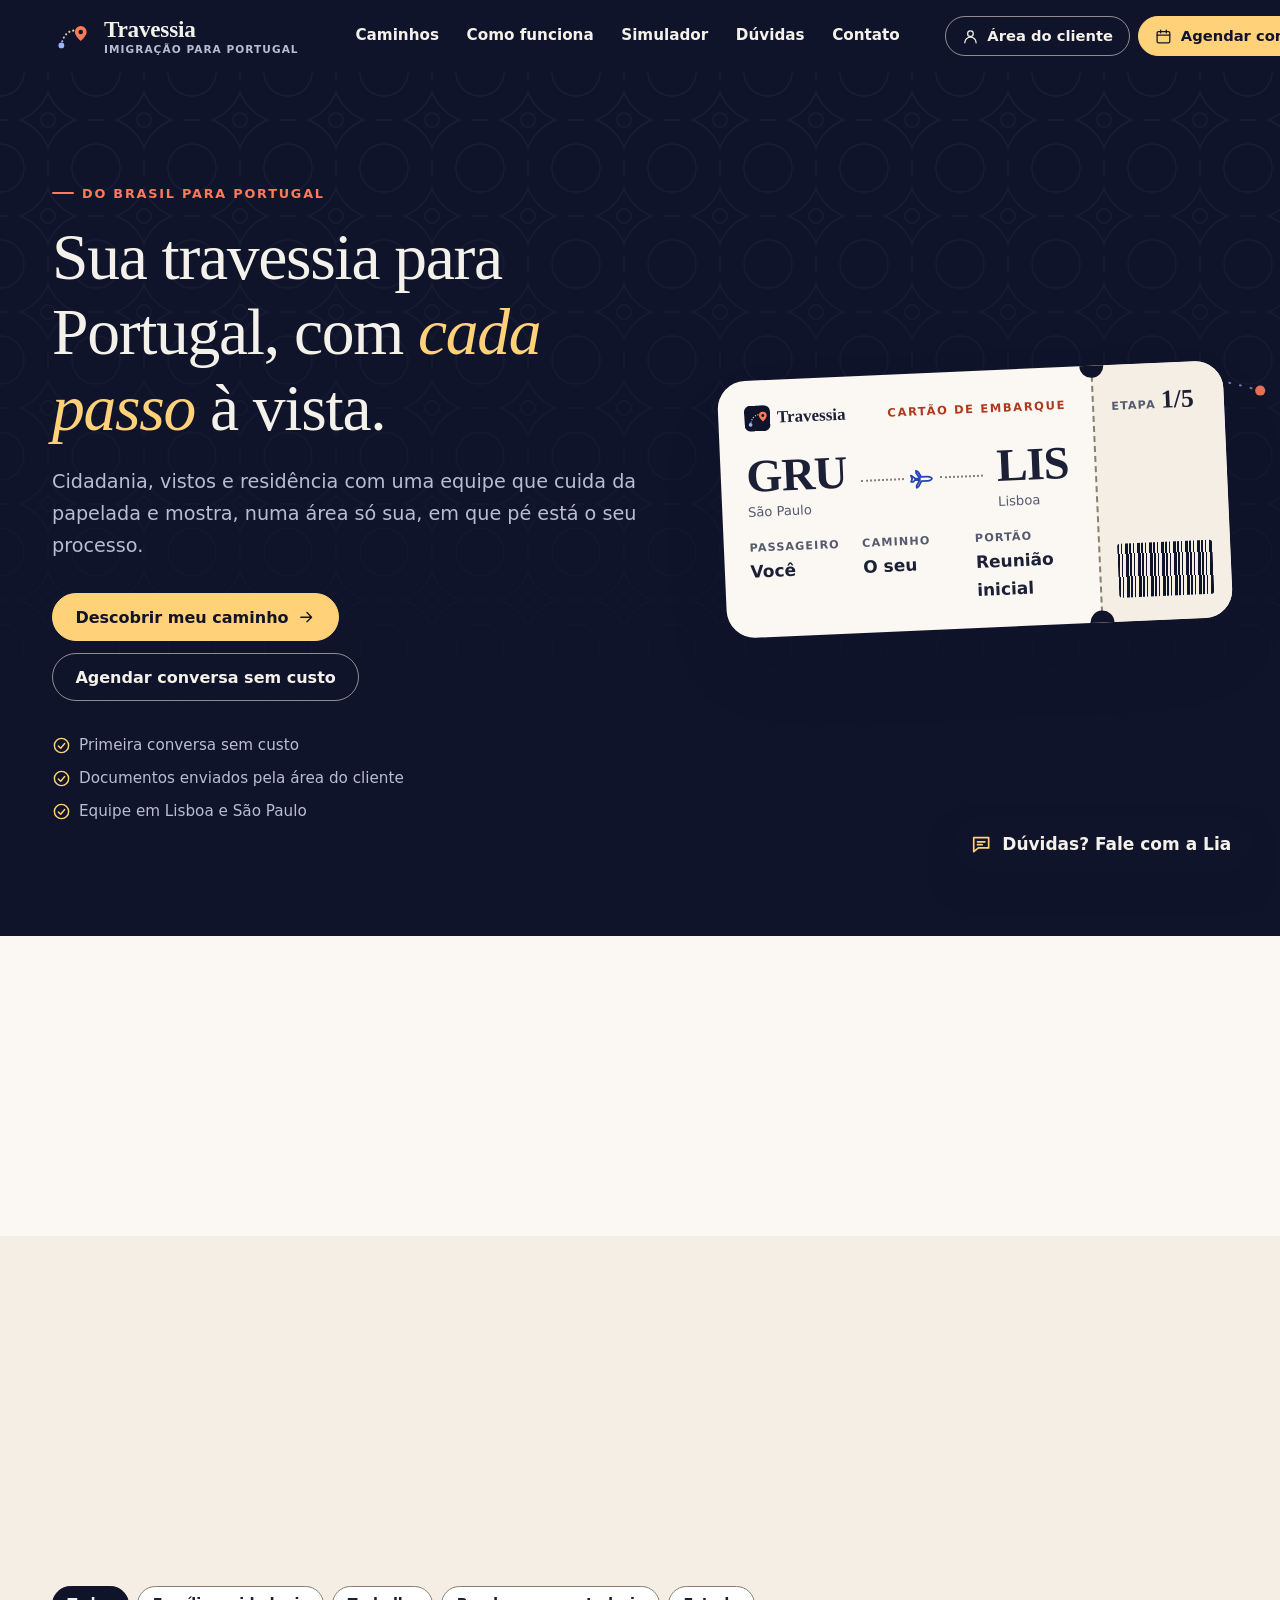
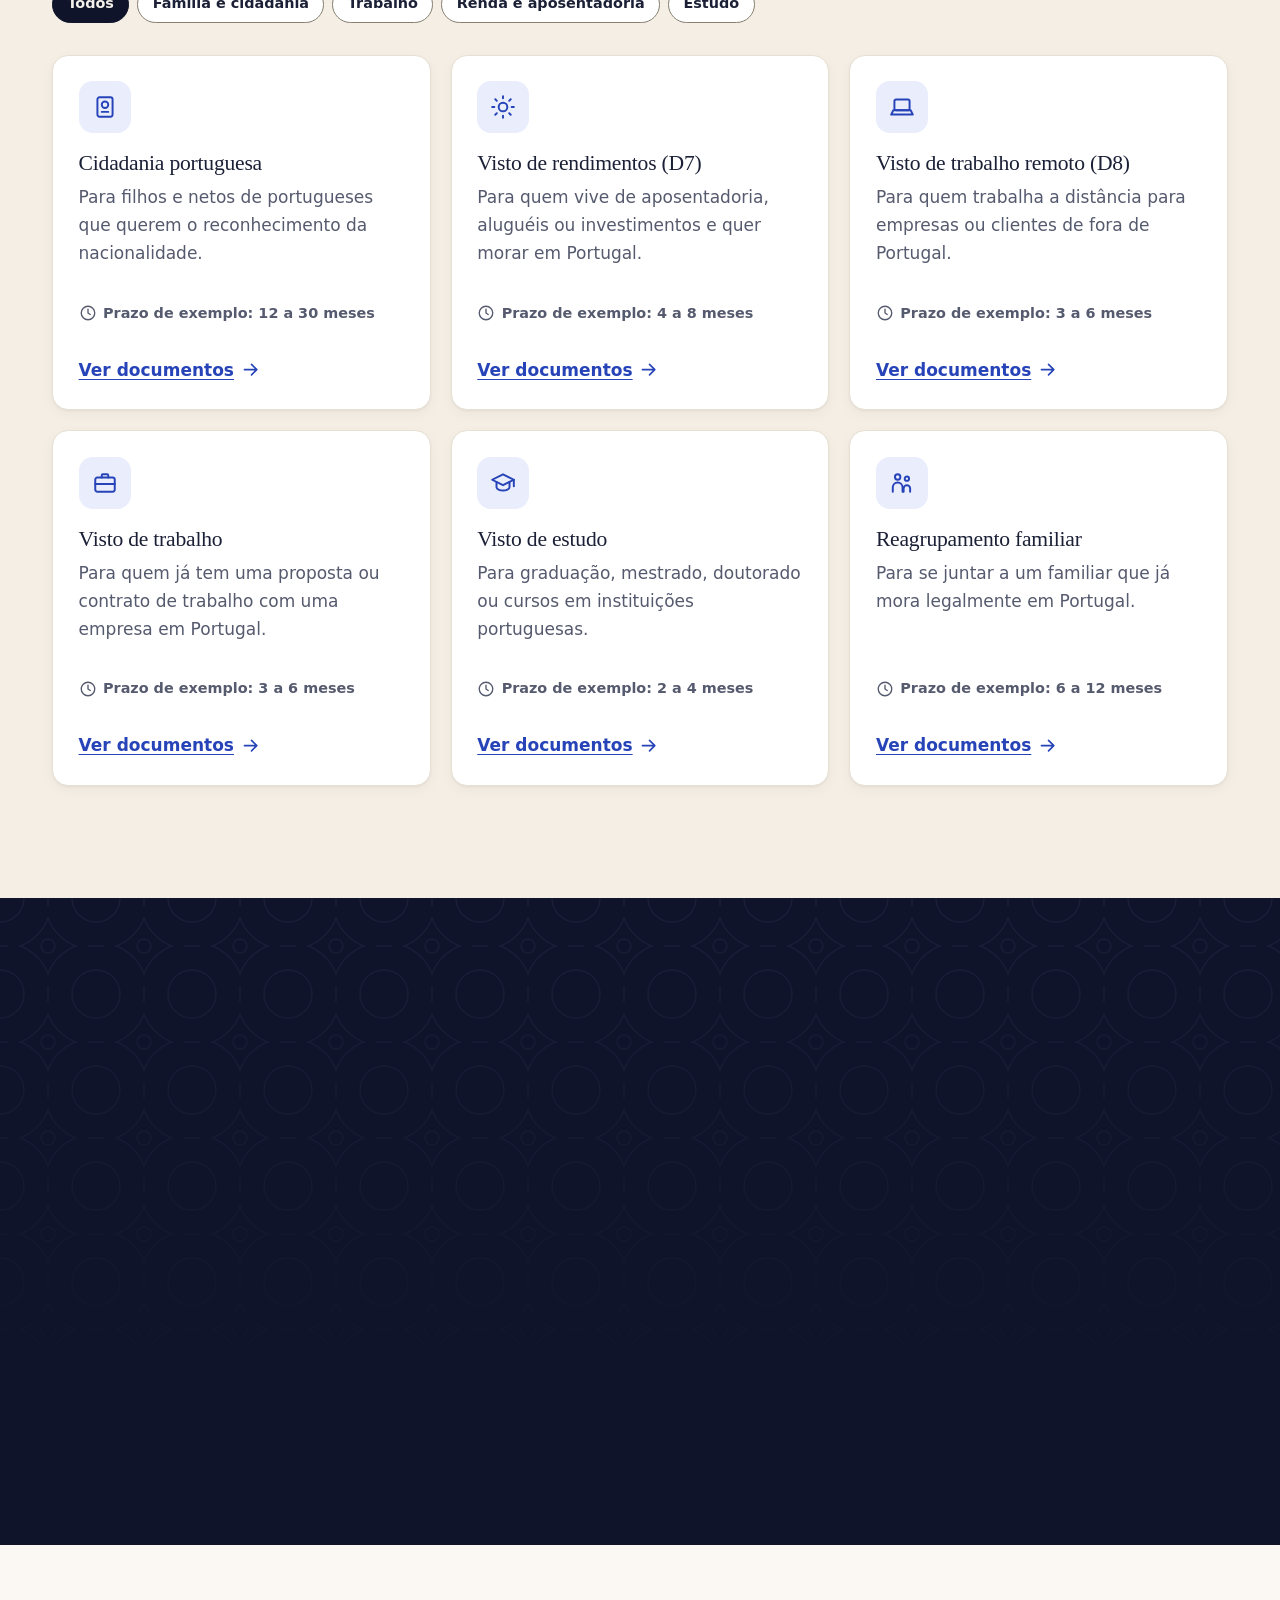
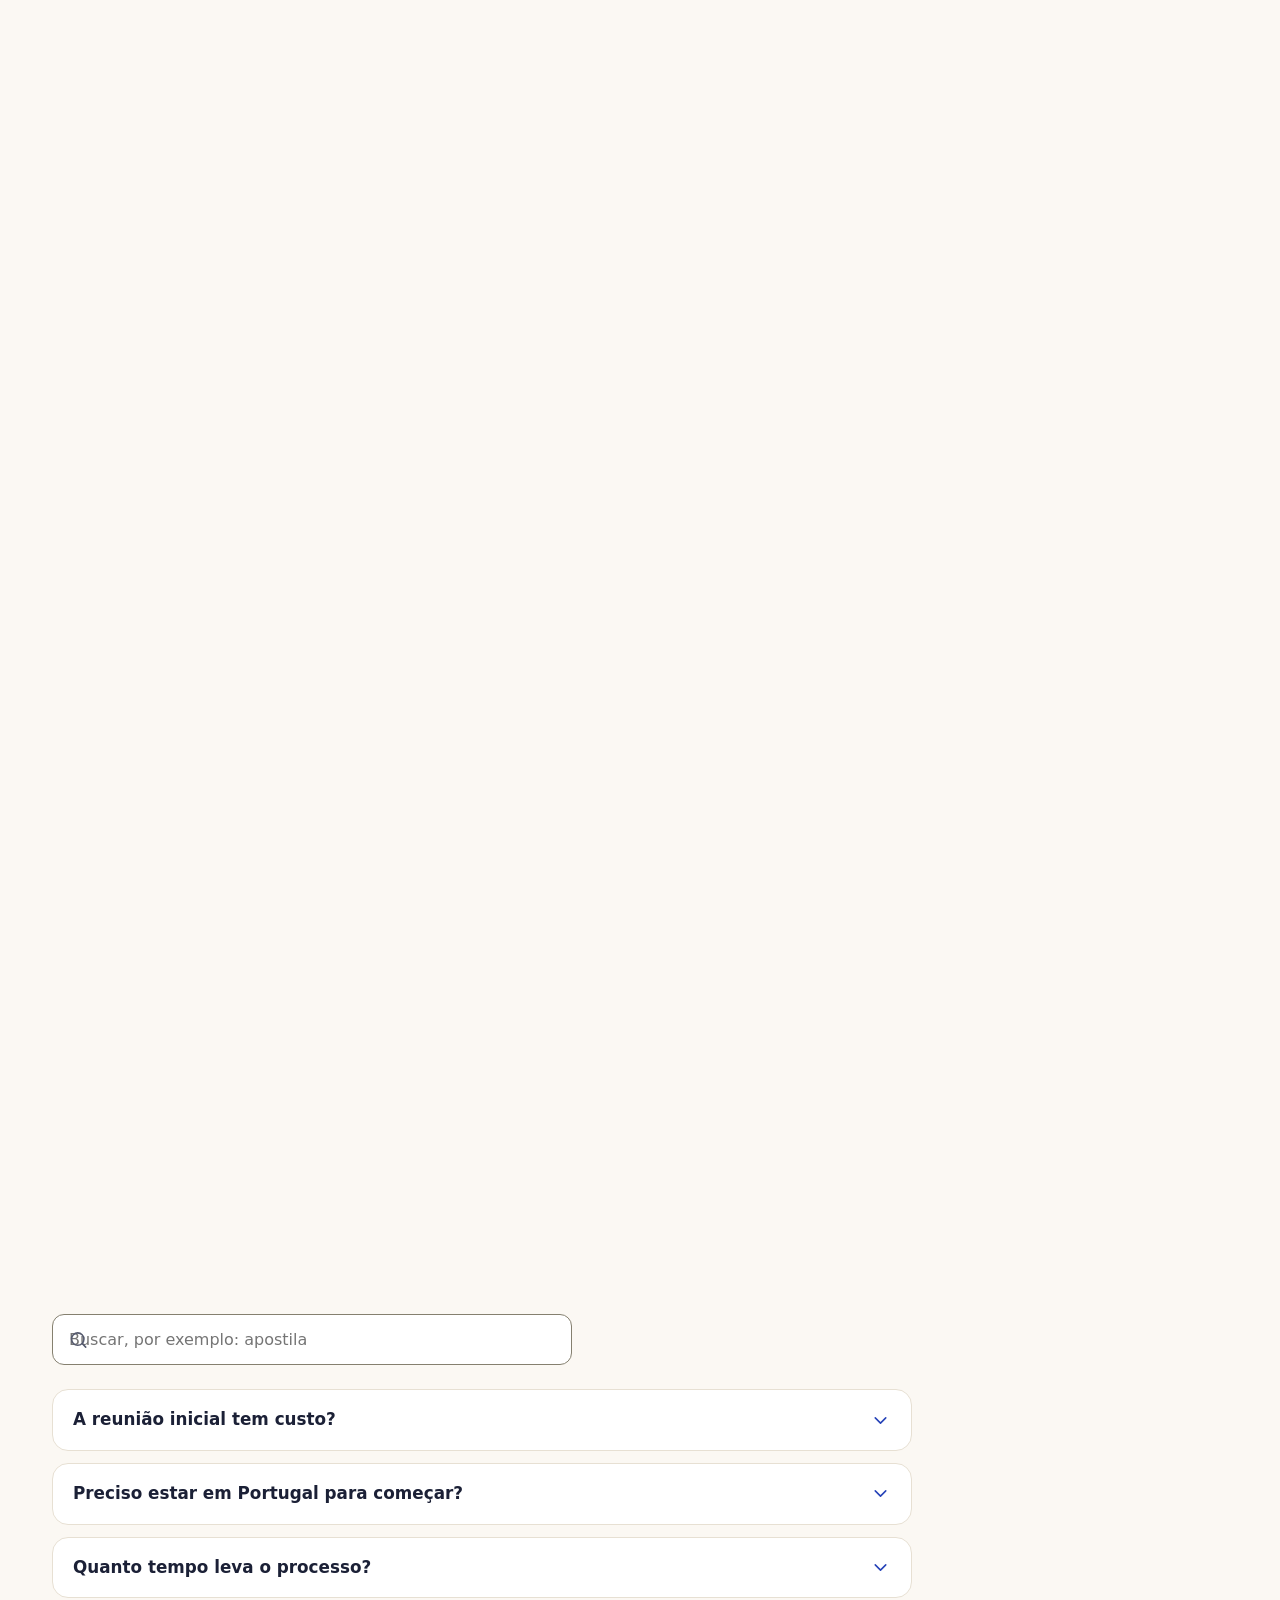
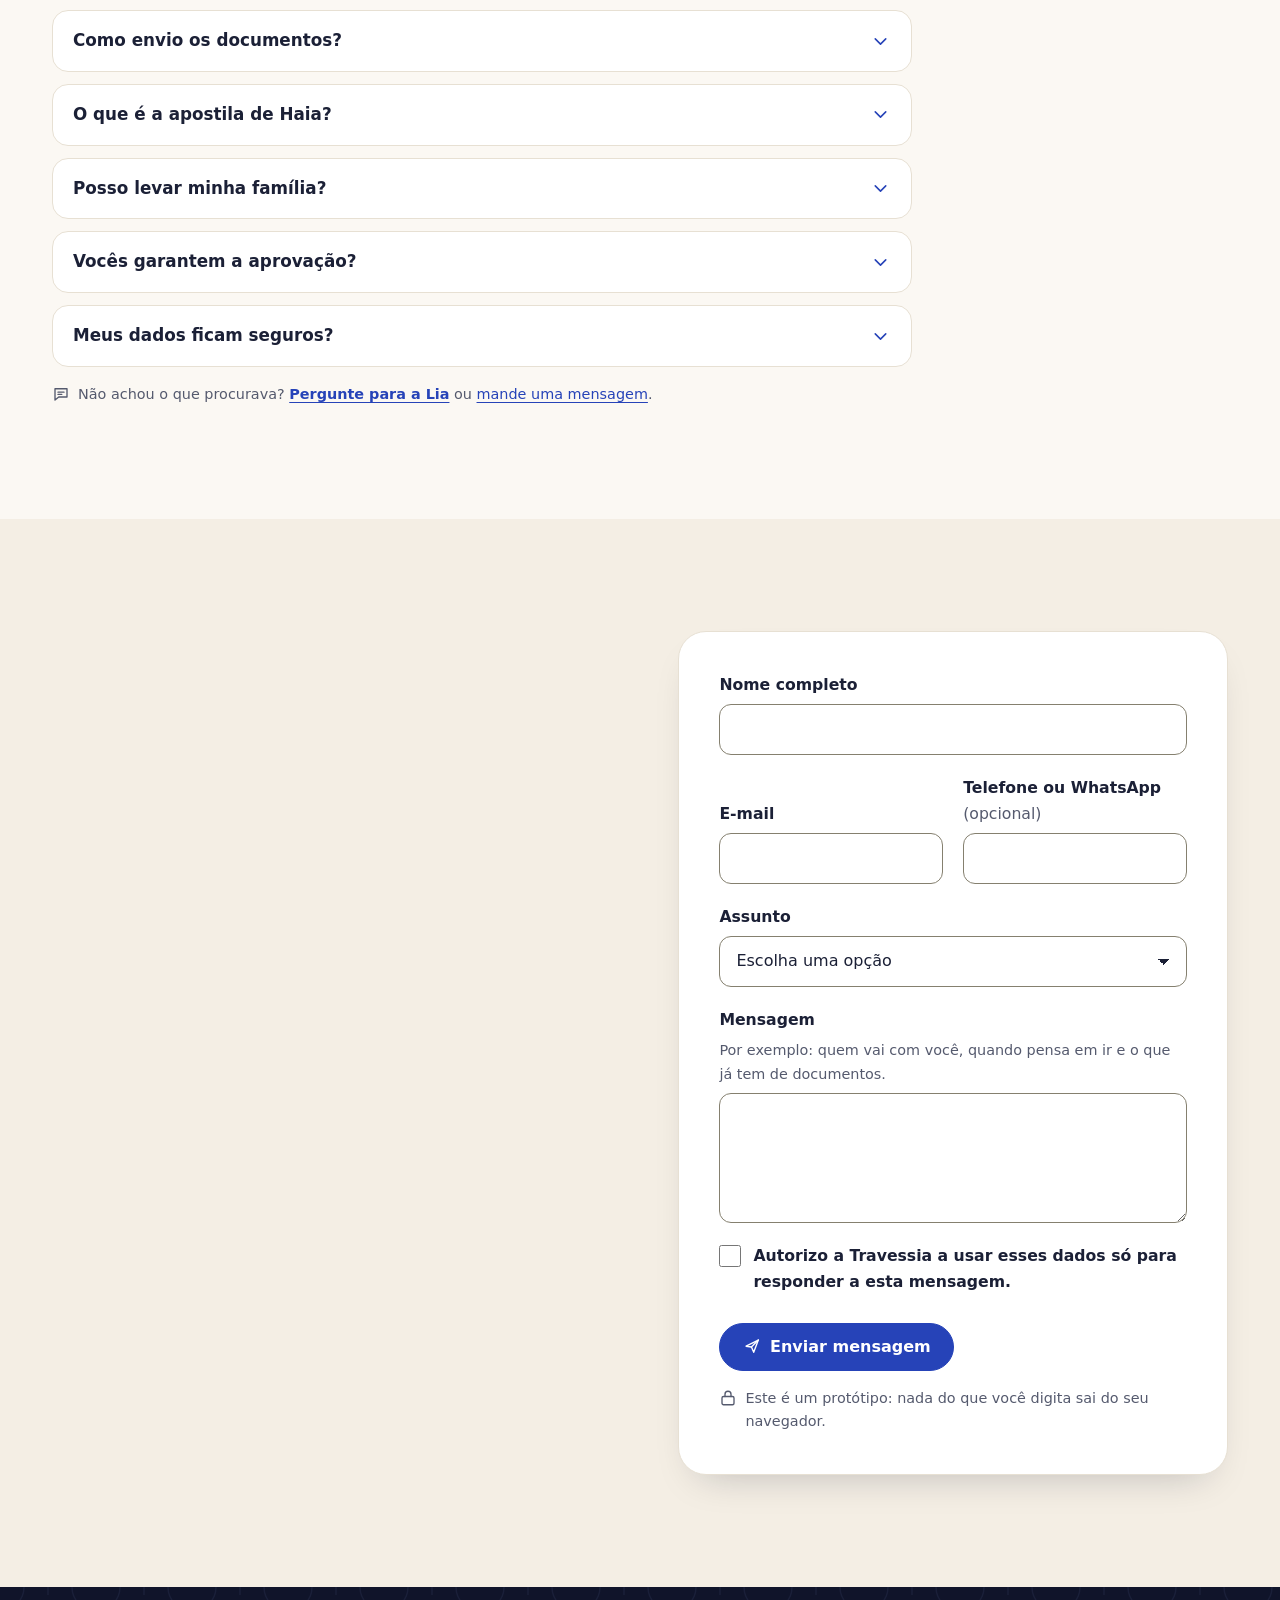
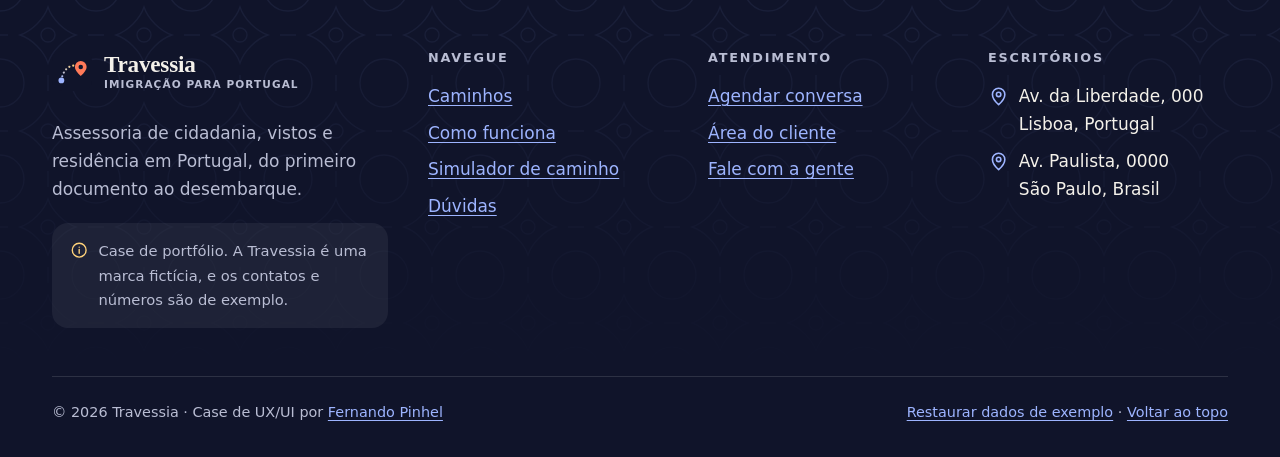
<file: index.html>
<!DOCTYPE html>
<html lang="pt-BR">
  <head>
    <meta charset="utf-8">
    <meta name="viewport" content="width=device-width, initial-scale=1">
    <meta http-equiv="Content-Security-Policy" content="default-src 'self'; script-src 'self'; style-src 'self' https://fonts.googleapis.com; font-src https://fonts.gstatic.com; img-src 'self' data: blob:; connect-src 'self'; form-action 'self'; base-uri 'self'; object-src 'none'">
    <meta name="referrer" content="strict-origin-when-cross-origin">
    <meta name="robots" content="noindex, nofollow">
    <meta name="theme-color" content="#10142a">
    <meta name="description" content="Case de UX/UI: site e área do cliente da Travessia, assessoria fictícia de imigração do Brasil para Portugal.">
    <title>Travessia | Imigração para Portugal, passo a passo</title>
    <link rel="icon" type="image/svg+xml" href="img/favicon.svg">

    <link rel="preconnect" href="https://fonts.googleapis.com">
    <link rel="preconnect" href="https://fonts.gstatic.com" crossorigin>
    <link rel="stylesheet" href="https://fonts.googleapis.com/css2?family=Fraunces:ital,opsz,wght@0,9..144,500;0,9..144,600;1,9..144,500&amp;family=Manrope:wght@400;500;600;700;800&amp;display=swap">
    <link rel="stylesheet" href="css/site.css">
  </head>
  <body>
    <a class="skip-link" href="#conteudo">Pular para o conteúdo</a>

    <header class="site-header on-ink">
      <div class="container site-header__bar">
        <a class="brand" href="index.html">
          <img class="brand__mark" src="img/favicon.svg" alt="" width="40" height="40">
          <span class="brand__text">
            <span class="brand__name">Travessia</span>
            <span class="brand__sub">Imigração para Portugal</span>
          </span>
        </a>
        <nav class="nav" id="menu" aria-label="Principal">
          <ul class="nav__list">
            <li><a class="nav__link" href="#caminhos">Caminhos</a></li>
            <li><a class="nav__link" href="#como-funciona">Como funciona</a></li>
            <li><a class="nav__link" href="caminho.html">Simulador</a></li>
            <li><a class="nav__link" href="#duvidas">Dúvidas</a></li>
            <li><a class="nav__link" href="#contato">Contato</a></li>
            <li class="nav__cta-mobile"><a class="btn btn--outline-ink btn--block" href="entrar.html">Área do cliente</a></li>
          </ul>
        </nav>
        <div class="site-header__cta">
          <a class="btn btn--outline-ink btn--sm" href="entrar.html" data-area-cliente><svg class="icon" aria-hidden="true" focusable="false"><use href="img/icons.svg#i-user"/></svg><span>Área do cliente</span></a>
          <a class="btn btn--sun btn--sm" href="agendar.html" aria-label="Agendar conversa"><svg class="icon" aria-hidden="true" focusable="false"><use href="img/icons.svg#i-calendar"/></svg><span>Agendar conversa</span></a>
        </div>
        <button class="btn btn--icon nav-toggle" type="button" aria-expanded="false" aria-controls="menu" aria-label="Abrir menu"><svg class="icon" aria-hidden="true" focusable="false"><use href="img/icons.svg#i-menu"/></svg></button>
      </div>
    </header>

    <main id="conteudo" tabindex="-1">
      <!-- Topo -->
      <section class="hero on-ink tiles" aria-labelledby="hero-titulo">
        <div class="container hero__grid">
          <div>
            <p class="eyebrow">Do Brasil para Portugal</p>
            <h1 id="hero-titulo">Sua travessia para Portugal, com <em class="destaque">cada passo</em> à vista.</h1>
            <p class="lead">Cidadania, vistos e residência com uma equipe que cuida da papelada e mostra, numa área só sua, em que pé está o seu processo.</p>
            <div class="hero__actions">
              <a class="btn btn--sun" href="caminho.html">Descobrir meu caminho <svg class="icon icon-move" aria-hidden="true" focusable="false"><use href="img/icons.svg#i-arrow-right"/></svg></a>
              <a class="btn btn--outline-ink" href="agendar.html">Agendar conversa sem custo</a>
            </div>
            <ul class="hero__trust">
              <li><svg class="icon" aria-hidden="true" focusable="false"><use href="img/icons.svg#i-check-circle"/></svg> Primeira conversa sem custo</li>
              <li><svg class="icon" aria-hidden="true" focusable="false"><use href="img/icons.svg#i-check-circle"/></svg> Documentos enviados pela área do cliente</li>
              <li><svg class="icon" aria-hidden="true" focusable="false"><use href="img/icons.svg#i-check-circle"/></svg> Equipe em Lisboa e São Paulo</li>
            </ul>
          </div>

          <div class="hero__art">
            <svg class="hero__route" viewBox="0 0 600 260" aria-hidden="true" focusable="false">
              <path d="M10 240C120 60 380 0 590 60" fill="none" stroke="#9db4ff" stroke-width="2.5" stroke-linecap="round" stroke-dasharray="1 12" opacity=".7"/>
              <circle cx="10" cy="240" r="6" fill="#9db4ff"/>
              <circle cx="590" cy="60" r="6" fill="#ff7a59"/>
            </svg>
            <div class="pass" role="img" aria-label="Ilustração: cartão de embarque de São Paulo para Lisboa, com a etapa 1 de 5, reunião inicial.">
              <div class="pass__main">
                <div class="pass__top">
                  <span class="pass__brand"><img src="img/favicon.svg" alt="" width="26" height="26"> Travessia</span>
                  <span class="pass__class">Cartão de embarque</span>
                </div>
                <div class="pass__route">
                  <span class="pass__city"><span class="pass__code">GRU</span><span class="pass__name">São Paulo</span></span>
                  <span class="pass__line"><svg class="icon" aria-hidden="true" focusable="false"><use href="img/icons.svg#i-plane"/></svg></span>
                  <span class="pass__city"><span class="pass__code">LIS</span><span class="pass__name">Lisboa</span></span>
                </div>
                <dl class="pass__fields">
                  <div><dt>Passageiro</dt><dd>Você</dd></div>
                  <div><dt>Caminho</dt><dd>O seu</dd></div>
                  <div><dt>Portão</dt><dd>Reunião inicial</dd></div>
                </dl>
              </div>
              <div class="pass__stub">
                <div>
                  <span class="pass__stub-label">Etapa</span>
                  <span class="pass__stub-value">1/5</span>
                </div>
                <div class="pass__barcode"></div>
              </div>
            </div>
          </div>
        </div>
      </section>

      <!-- Números -->
      <section class="section--tight" aria-labelledby="numeros-titulo">
        <div class="container">
          <h2 id="numeros-titulo" class="sr-only">A Travessia em números</h2>
          <ul class="stats" data-reveal>
            <li class="stat">
              <svg class="icon stat__stamp" aria-hidden="true" focusable="false"><use href="img/icons.svg#i-stamp"/></svg>
              <span class="stat__value"><span data-count="12">12</span> mil</span>
              <span class="stat__label">pessoas atendidas</span>
            </li>
            <li class="stat">
              <svg class="icon stat__stamp" aria-hidden="true" focusable="false"><use href="img/icons.svg#i-stamp"/></svg>
              <span class="stat__value"><span data-count="10">10</span> anos</span>
              <span class="stat__label">de experiência com Portugal</span>
            </li>
            <li class="stat">
              <svg class="icon stat__stamp" aria-hidden="true" focusable="false"><use href="img/icons.svg#i-stamp"/></svg>
              <span class="stat__value"><span data-count="6">6</span> caminhos</span>
              <span class="stat__label">de cidadania, visto e residência</span>
            </li>
            <li class="stat">
              <svg class="icon stat__stamp" aria-hidden="true" focusable="false"><use href="img/icons.svg#i-stamp"/></svg>
              <span class="stat__value"><span data-count="2">2</span> escritórios</span>
              <span class="stat__label">em Lisboa e em São Paulo</span>
            </li>
          </ul>
        </div>
      </section>

      <!-- Caminhos -->
      <section class="section section--paper2" id="caminhos" aria-labelledby="caminhos-titulo">
        <div class="container">
          <div class="section__head" data-reveal>
            <p class="eyebrow">Caminhos</p>
            <h2 id="caminhos-titulo">Cada história pede um caminho diferente</h2>
            <p class="lead">Do passaporte europeu por descendência ao visto para quem trabalha a distância. Escolha um tema ou veja todos.</p>
          </div>
          <div class="filters" role="group" aria-label="Filtrar caminhos por tema" id="filtros-caminhos">
            <button class="chip" type="button" data-grupo="" aria-pressed="true">Todos</button>
            <button class="chip" type="button" data-grupo="familia" aria-pressed="false">Família e cidadania</button>
            <button class="chip" type="button" data-grupo="trabalho" aria-pressed="false">Trabalho</button>
            <button class="chip" type="button" data-grupo="renda" aria-pressed="false">Renda e aposentadoria</button>
            <button class="chip" type="button" data-grupo="estudo" aria-pressed="false">Estudo</button>
          </div>
          <ul class="paths" id="lista-caminhos"></ul>
        </div>
      </section>

      <!-- Como funciona -->
      <section class="section on-ink tiles" id="como-funciona" aria-labelledby="como-titulo">
        <div class="container">
          <div class="section__head" data-reveal>
            <p class="eyebrow">Como funciona</p>
            <h2 id="como-titulo">Cinco etapas, e você acompanha todas</h2>
            <p class="lead">Nada de ficar sem notícia. Cada etapa aparece na sua área do cliente, com o que já foi feito e o que vem a seguir.</p>
          </div>
          <ol class="steps" data-reveal>
            <li class="step"><span class="step__num" aria-hidden="true"></span><div><h3>Reunião inicial</h3><p>Entendemos o seu caso, confirmamos o caminho e montamos o plano.</p></div></li>
            <li class="step"><span class="step__num" aria-hidden="true"></span><div><h3>Envio de documentos</h3><p>Você envia os documentos pela área do cliente, no seu tempo.</p></div></li>
            <li class="step"><span class="step__num" aria-hidden="true"></span><div><h3>Análise documental</h3><p>Nossa equipe confere cada documento antes do pedido.</p></div></li>
            <li class="step"><span class="step__num" aria-hidden="true"></span><div><h3>Entrada do processo</h3><p>Damos entrada no consulado, na AIMA ou no IRN, conforme o caminho.</p></div></li>
            <li class="step"><span class="step__num" aria-hidden="true"></span><div><h3>Documento pronto</h3><p>Avisamos quando o visto, a residência ou a cidadania sair.</p></div></li>
          </ol>
        </div>
      </section>

      <!-- Área do cliente -->
      <section class="section" aria-labelledby="area-titulo">
        <div class="container split">
          <div data-reveal>
            <p class="eyebrow">Área do cliente</p>
            <h2 id="area-titulo">O seu processo, sem precisar perguntar</h2>
            <p class="lead">Envie documentos, veja o que foi aprovado e converse com a sua consultora num lugar só.</p>
            <ul class="checklist">
              <li><svg class="icon" aria-hidden="true" focusable="false"><use href="img/icons.svg#i-check"/></svg> <span>Lista de documentos do seu caminho, com a explicação de cada um.</span></li>
              <li><svg class="icon" aria-hidden="true" focusable="false"><use href="img/icons.svg#i-check"/></svg> <span>Aviso na hora quando falta algo, com o motivo e como corrigir.</span></li>
              <li><svg class="icon" aria-hidden="true" focusable="false"><use href="img/icons.svg#i-check"/></svg> <span>Histórico de tudo o que aconteceu, com data e hora.</span></li>
            </ul>
            <div class="hero__actions">
              <a class="btn btn--primary" href="entrar.html">Ver a área do cliente <svg class="icon icon-move" aria-hidden="true" focusable="false"><use href="img/icons.svg#i-arrow-right"/></svg></a>
            </div>
          </div>
          <div class="portal-peek" data-reveal aria-hidden="true">
            <div class="portal-peek__row">
              <span class="doc__icon"><svg class="icon" focusable="false"><use href="img/icons.svg#i-check-circle"/></svg></span>
              <div><strong>Passaporte</strong><small>Aprovado há 6 dias</small></div>
              <span class="badge badge--sucesso">Aprovado</span>
            </div>
            <div class="portal-peek__row">
              <span class="doc__icon"><svg class="icon" focusable="false"><use href="img/icons.svg#i-file"/></svg></span>
              <div><strong>Comprovantes de renda</strong><small>Enviado ontem</small></div>
              <span class="badge badge--info">Em análise</span>
            </div>
            <div class="portal-peek__row">
              <span class="doc__icon"><svg class="icon" focusable="false"><use href="img/icons.svg#i-alert"/></svg></span>
              <div><strong>Antecedentes criminais</strong><small>Falta a apostila de Haia</small></div>
              <span class="badge badge--erro">Ajustar</span>
            </div>
            <div class="portal-peek__row">
              <span class="person__avatar">HD</span>
              <div><strong>Helena, sua consultora</strong><small>“Deixei a explicação no documento.”</small></div>
            </div>
          </div>
        </div>
      </section>

      <!-- Simulador -->
      <section class="section--tight" aria-labelledby="sim-titulo">
        <div class="container">
          <div class="cta-band on-ink tiles" data-reveal>
            <div>
              <h2 id="sim-titulo">Não sabe por onde começar?</h2>
              <p class="lead">Responda 6 perguntas rápidas e veja o caminho que combina com você, com a lista de documentos.</p>
            </div>
            <div class="cta-band__actions">
              <a class="btn btn--sun" href="caminho.html">Fazer o simulador <svg class="icon icon-move" aria-hidden="true" focusable="false"><use href="img/icons.svg#i-arrow-right"/></svg></a>
            </div>
          </div>
        </div>
      </section>

      <!-- Dúvidas -->
      <section class="section" id="duvidas" aria-labelledby="duvidas-titulo">
        <div class="container">
          <div class="section__head" data-reveal>
            <p class="eyebrow">Dúvidas</p>
            <h2 id="duvidas-titulo">Perguntas que sempre aparecem</h2>
          </div>
          <div class="faq-search field">
            <label class="sr-only" for="faq-busca">Buscar nas dúvidas</label>
            <svg class="icon" aria-hidden="true" focusable="false"><use href="img/icons.svg#i-search"/></svg>
            <input id="faq-busca" type="search" placeholder="Buscar, por exemplo: apostila" autocomplete="off" aria-describedby="faq-contagem">
          </div>
          <p id="faq-contagem" class="sr-only" aria-live="polite"></p>
          <div class="faq" id="faq"></div>
          <p class="form-note">
            <svg class="icon" aria-hidden="true" focusable="false"><use href="img/icons.svg#i-chat"/></svg>
            <span>Não achou o que procurava? <button class="link-button link-button--paper" type="button" data-abrir-chat>Pergunte para a Lia</button> ou <a href="#contato">mande uma mensagem</a>.</span>
          </p>
        </div>
      </section>

      <!-- Contato -->
      <section class="section section--paper2" id="contato" aria-labelledby="contato-titulo">
        <div class="container split">
          <div data-reveal>
            <p class="eyebrow">Contato</p>
            <h2 id="contato-titulo">Conte um pouco da sua história</h2>
            <p class="lead">Respondemos em até 1 dia útil. Se preferir, agende direto uma conversa por vídeo.</p>
            <ul class="checklist">
              <li><svg class="icon" aria-hidden="true" focusable="false"><use href="img/icons.svg#i-phone"/></svg> <span>+351 210 000 000 (Lisboa)<br>+55 11 0000-0000 (São Paulo)</span></li>
              <li><svg class="icon" aria-hidden="true" focusable="false"><use href="img/icons.svg#i-mail"/></svg> <span>ola@travessia.example</span></li>
              <li><svg class="icon" aria-hidden="true" focusable="false"><use href="img/icons.svg#i-clock"/></svg> <span>Segunda a sexta, das 9h às 18h no horário de cada cidade</span></li>
            </ul>
          </div>

          <div class="form-card" id="contato-caixa">
            <form id="contato-form" novalidate>
              <div class="form-grid">
                <div class="field span-2">
                  <label for="ct-nome">Nome completo</label>
                  <input id="ct-nome" name="nome" type="text" required data-rules="nome" autocomplete="name">
                </div>
                <div class="field">
                  <label for="ct-email">E-mail</label>
                  <input id="ct-email" name="email" type="email" required data-rules="email" autocomplete="email" inputmode="email">
                </div>
                <div class="field">
                  <label for="ct-tel">Telefone ou WhatsApp <span class="field__opt">(opcional)</span></label>
                  <input id="ct-tel" name="telefone" type="tel" data-rules="telefone" data-mask="telefone" autocomplete="tel" inputmode="tel">
                </div>
                <div class="field span-2">
                  <label for="ct-assunto">Assunto</label>
                  <select id="ct-assunto" name="assunto" required data-msg-required="Escolha o assunto da mensagem.">
                    <option value="">Escolha uma opção</option>
                    <option>Quero começar meu processo</option>
                    <option>Já sou cliente</option>
                    <option>Empresas e parcerias</option>
                    <option>Outro assunto</option>
                  </select>
                </div>
                <div class="field span-2">
                  <label for="ct-msg">Mensagem</label>
                  <p class="field__hint" id="ct-msg-dica">Por exemplo: quem vai com você, quando pensa em ir e o que já tem de documentos.</p>
                  <textarea id="ct-msg" name="mensagem" required aria-describedby="ct-msg-dica" maxlength="1500" data-msg-required="Escreva a sua mensagem."></textarea>
                </div>
                <div class="field span-2">
                  <label class="check" for="ct-ok">
                    <input id="ct-ok" name="consentimento" type="checkbox" required data-msg-required="Para responder, precisamos da sua autorização para usar esses dados.">
                    <span>Autorizo a Travessia a usar esses dados só para responder a esta mensagem.</span>
                  </label>
                </div>
              </div>
              <div class="form-actions">
                <button class="btn btn--primary" type="submit"><svg class="icon" aria-hidden="true" focusable="false"><use href="img/icons.svg#i-send"/></svg> Enviar mensagem</button>
              </div>
              <p class="form-note"><svg class="icon" aria-hidden="true" focusable="false"><use href="img/icons.svg#i-lock"/></svg> <span>Este é um protótipo: nada do que você digita sai do seu navegador.</span></p>
            </form>
          </div>
        </div>
      </section>
    </main>

    <footer class="site-footer on-ink tiles">
      <div class="container">
        <div class="site-footer__grid">
          <div>
            <a class="brand" href="index.html">
              <img class="brand__mark" src="img/favicon.svg" alt="" width="40" height="40">
              <span class="brand__text"><span class="brand__name">Travessia</span><span class="brand__sub">Imigração para Portugal</span></span>
            </a>
            <p class="site-footer__about">Assessoria de cidadania, vistos e residência em Portugal, do primeiro documento ao desembarque.</p>
            <p class="case-note"><svg class="icon" aria-hidden="true" focusable="false"><use href="img/icons.svg#i-info"/></svg> <span>Case de portfólio. A Travessia é uma marca fictícia, e os contatos e números são de exemplo.</span></p>
          </div>
          <nav aria-labelledby="rodape-navegue">
            <h2 id="rodape-navegue">Navegue</h2>
            <ul>
              <li><a href="index.html#caminhos">Caminhos</a></li>
              <li><a href="index.html#como-funciona">Como funciona</a></li>
              <li><a href="caminho.html">Simulador de caminho</a></li>
              <li><a href="index.html#duvidas">Dúvidas</a></li>
            </ul>
          </nav>
          <nav aria-labelledby="rodape-atendimento">
            <h2 id="rodape-atendimento">Atendimento</h2>
            <ul>
              <li><a href="agendar.html">Agendar conversa</a></li>
              <li><a href="entrar.html">Área do cliente</a></li>
              <li><a href="index.html#contato">Fale com a gente</a></li>
            </ul>
          </nav>
          <div>
            <h2>Escritórios</h2>
            <ul>
              <li><svg class="icon" aria-hidden="true" focusable="false"><use href="img/icons.svg#i-pin"/></svg> <span>Av. da Liberdade, 000<br>Lisboa, Portugal</span></li>
              <li><svg class="icon" aria-hidden="true" focusable="false"><use href="img/icons.svg#i-pin"/></svg> <span>Av. Paulista, 0000<br>São Paulo, Brasil</span></li>
            </ul>
          </div>
        </div>
        <div class="site-footer__bottom">
          <p>© <span data-ano>2026</span> Travessia · Case de UX/UI por <a href="https://fernandopinhel.com.br">Fernando Pinhel</a></p>
          <p><button class="link-button" type="button" data-restaurar>Restaurar dados de exemplo</button> · <a href="#conteudo">Voltar ao topo</a></p>
        </div>
      </div>
    </footer>

    <script src="js/common.js"></script>
    <script src="js/data.js"></script>
    <script src="js/home.js"></script>
  </body>
</html>
</file>
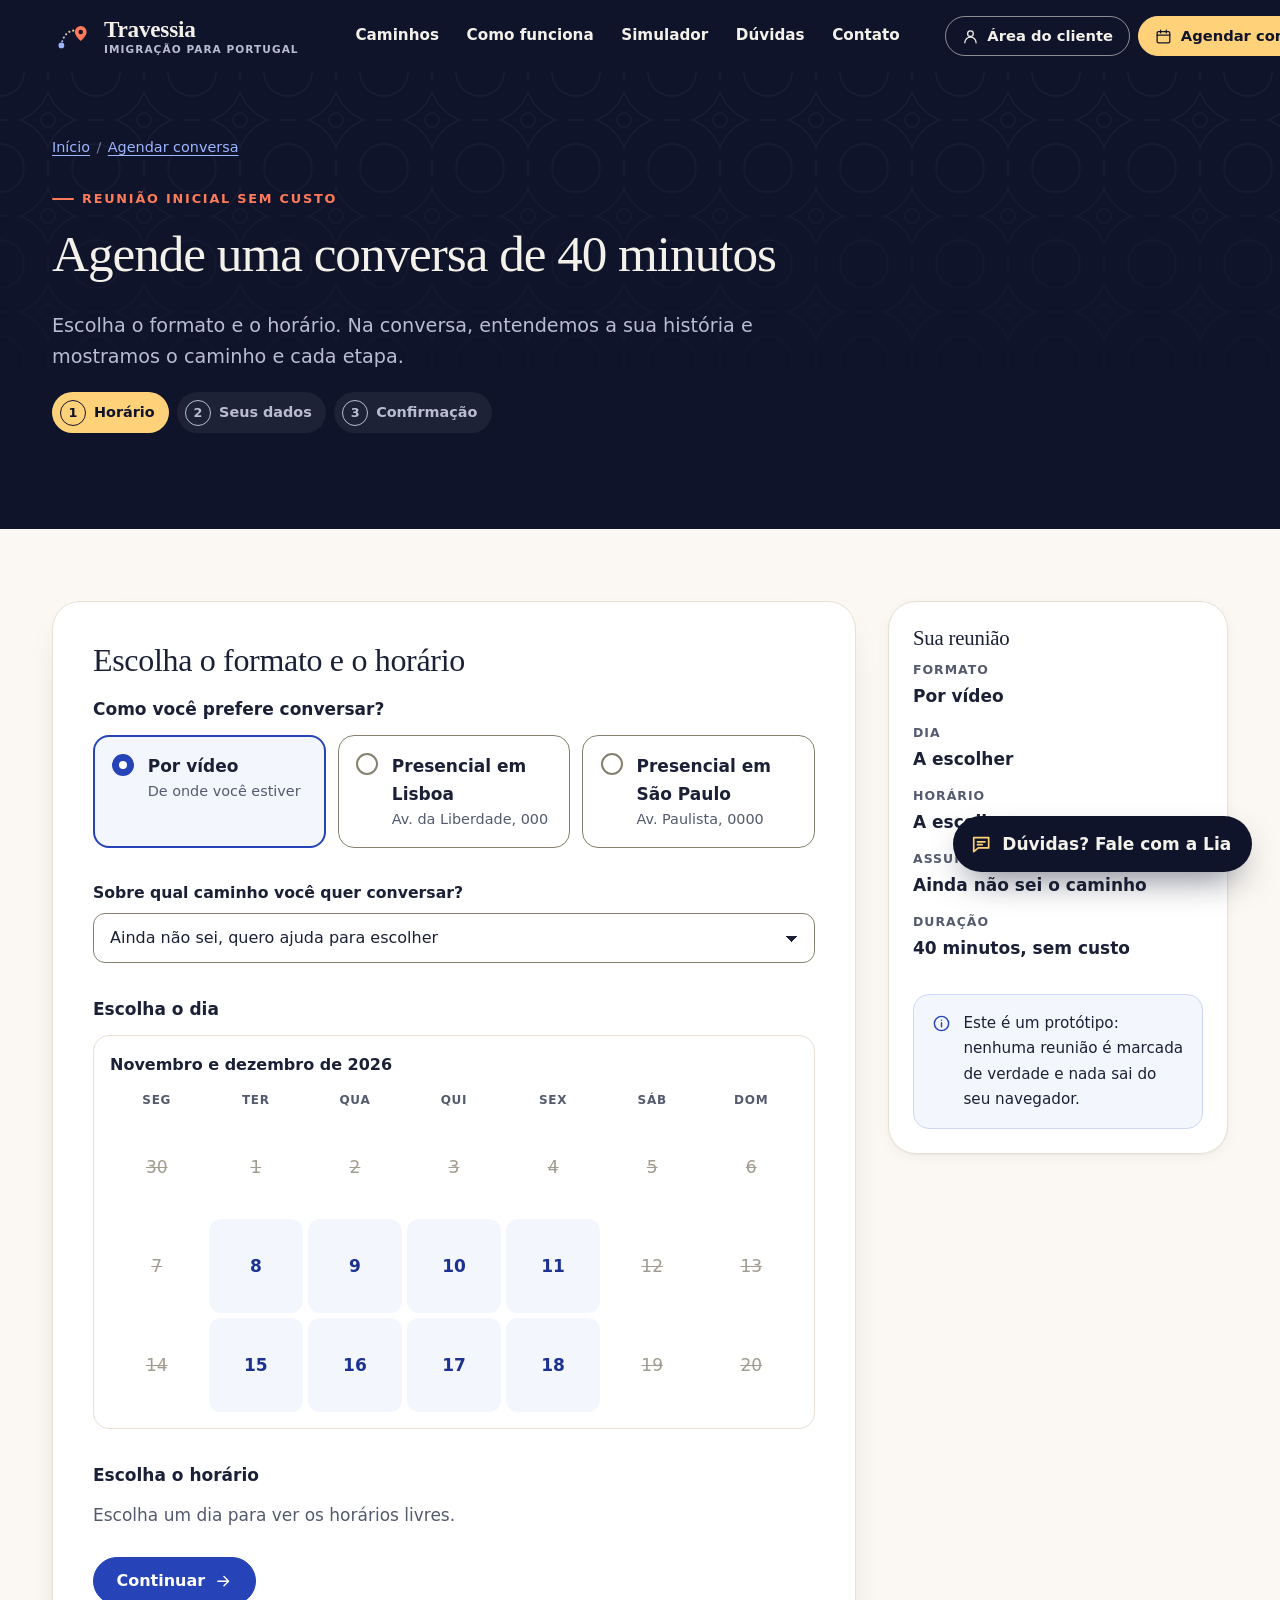
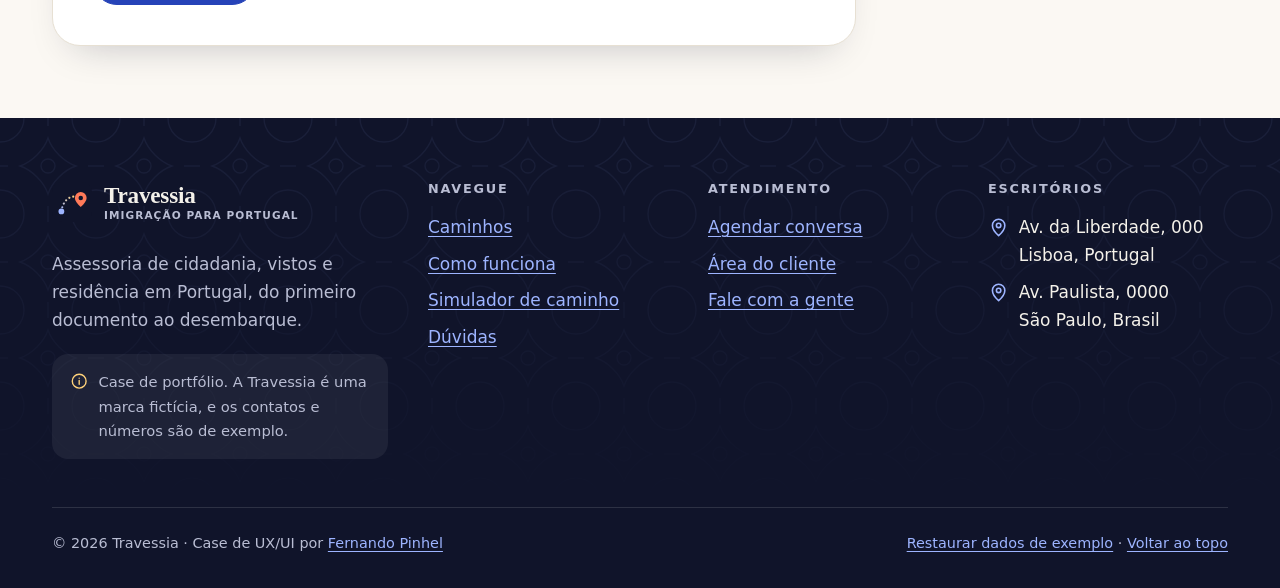
<file: agendar.html>
<!DOCTYPE html>
<html lang="pt-BR">
  <head>
    <meta charset="utf-8">
    <meta name="viewport" content="width=device-width, initial-scale=1">
    <meta http-equiv="Content-Security-Policy" content="default-src 'self'; script-src 'self'; style-src 'self' https://fonts.googleapis.com; font-src https://fonts.gstatic.com; img-src 'self' data: blob:; connect-src 'self'; form-action 'self'; base-uri 'self'; object-src 'none'">
    <meta name="referrer" content="strict-origin-when-cross-origin">
    <meta name="robots" content="noindex, nofollow">
    <meta name="theme-color" content="#10142a">
    <meta name="description" content="Case de UX/UI: site e área do cliente da Travessia, assessoria fictícia de imigração do Brasil para Portugal.">
    <title>Agendar conversa | Travessia</title>
    <link rel="icon" type="image/svg+xml" href="img/favicon.svg">

    <link rel="preconnect" href="https://fonts.googleapis.com">
    <link rel="preconnect" href="https://fonts.gstatic.com" crossorigin>
    <link rel="stylesheet" href="https://fonts.googleapis.com/css2?family=Fraunces:ital,opsz,wght@0,9..144,500;0,9..144,600;1,9..144,500&amp;family=Manrope:wght@400;500;600;700;800&amp;display=swap">
    <link rel="stylesheet" href="css/site.css">
  </head>
  <body>
    <a class="skip-link" href="#conteudo">Pular para o conteúdo</a>

    <header class="site-header on-ink">
      <div class="container site-header__bar">
        <a class="brand" href="index.html">
          <img class="brand__mark" src="img/favicon.svg" alt="" width="40" height="40">
          <span class="brand__text">
            <span class="brand__name">Travessia</span>
            <span class="brand__sub">Imigração para Portugal</span>
          </span>
        </a>
        <nav class="nav" id="menu" aria-label="Principal">
          <ul class="nav__list">
            <li><a class="nav__link" href="index.html#caminhos">Caminhos</a></li>
            <li><a class="nav__link" href="index.html#como-funciona">Como funciona</a></li>
            <li><a class="nav__link" href="caminho.html">Simulador</a></li>
            <li><a class="nav__link" href="index.html#duvidas">Dúvidas</a></li>
            <li><a class="nav__link" href="index.html#contato">Contato</a></li>
            <li class="nav__cta-mobile"><a class="btn btn--outline-ink btn--block" href="entrar.html">Área do cliente</a></li>
          </ul>
        </nav>
        <div class="site-header__cta">
          <a class="btn btn--outline-ink btn--sm" href="entrar.html" data-area-cliente><svg class="icon" aria-hidden="true" focusable="false"><use href="img/icons.svg#i-user"/></svg><span>Área do cliente</span></a>
          <a class="btn btn--sun btn--sm" href="agendar.html" aria-label="Agendar conversa"><svg class="icon" aria-hidden="true" focusable="false"><use href="img/icons.svg#i-calendar"/></svg><span>Agendar conversa</span></a>
        </div>
        <button class="btn btn--icon nav-toggle" type="button" aria-expanded="false" aria-controls="menu" aria-label="Abrir menu"><svg class="icon" aria-hidden="true" focusable="false"><use href="img/icons.svg#i-menu"/></svg></button>
      </div>
    </header>

    <main id="conteudo" tabindex="-1">
      <section class="page-hero on-ink tiles" aria-labelledby="pagina-titulo">
        <div class="container">
          <nav class="breadcrumb" aria-label="Você está em">
            <ol>
              <li><a href="index.html">Início</a></li>
              <li><a href="agendar.html" aria-current="page">Agendar conversa</a></li>
            </ol>
          </nav>
          <p class="eyebrow">Reunião inicial sem custo</p>
          <h1 id="pagina-titulo">Agende uma conversa de 40 minutos</h1>
          <p class="lead">Escolha o formato e o horário. Na conversa, entendemos a sua história e mostramos o caminho e cada etapa.</p>
          <ol class="stepper" id="stepper" aria-label="Etapas do agendamento">
            <li aria-current="step"><span>1</span><span>Horário</span></li>
            <li><span>2</span><span>Seus dados</span></li>
            <li><span>3</span><span>Confirmação</span></li>
          </ol>
        </div>
      </section>

      <section class="section--tight">
        <div class="container layout-aside" id="agenda-layout">
          <div class="form-card" id="agenda"></div>

          <aside class="aside-card" aria-labelledby="resumo-titulo" id="agenda-resumo">
            <h2 id="resumo-titulo">Sua reunião</h2>
            <dl class="summary-list" id="resumo-lista"></dl>
            <div class="notice block">
              <svg class="icon" aria-hidden="true" focusable="false"><use href="img/icons.svg#i-info"/></svg>
              <p>Este é um protótipo: nenhuma reunião é marcada de verdade e nada sai do seu navegador.</p>
            </div>
          </aside>
        </div>
      </section>
    </main>

    <footer class="site-footer on-ink tiles">
      <div class="container">
        <div class="site-footer__grid">
          <div>
            <a class="brand" href="index.html">
              <img class="brand__mark" src="img/favicon.svg" alt="" width="40" height="40">
              <span class="brand__text"><span class="brand__name">Travessia</span><span class="brand__sub">Imigração para Portugal</span></span>
            </a>
            <p class="site-footer__about">Assessoria de cidadania, vistos e residência em Portugal, do primeiro documento ao desembarque.</p>
            <p class="case-note"><svg class="icon" aria-hidden="true" focusable="false"><use href="img/icons.svg#i-info"/></svg> <span>Case de portfólio. A Travessia é uma marca fictícia, e os contatos e números são de exemplo.</span></p>
          </div>
          <nav aria-labelledby="rodape-navegue">
            <h2 id="rodape-navegue">Navegue</h2>
            <ul>
              <li><a href="index.html#caminhos">Caminhos</a></li>
              <li><a href="index.html#como-funciona">Como funciona</a></li>
              <li><a href="caminho.html">Simulador de caminho</a></li>
              <li><a href="index.html#duvidas">Dúvidas</a></li>
            </ul>
          </nav>
          <nav aria-labelledby="rodape-atendimento">
            <h2 id="rodape-atendimento">Atendimento</h2>
            <ul>
              <li><a href="agendar.html">Agendar conversa</a></li>
              <li><a href="entrar.html">Área do cliente</a></li>
              <li><a href="index.html#contato">Fale com a gente</a></li>
            </ul>
          </nav>
          <div>
            <h2>Escritórios</h2>
            <ul>
              <li><svg class="icon" aria-hidden="true" focusable="false"><use href="img/icons.svg#i-pin"/></svg> <span>Av. da Liberdade, 000<br>Lisboa, Portugal</span></li>
              <li><svg class="icon" aria-hidden="true" focusable="false"><use href="img/icons.svg#i-pin"/></svg> <span>Av. Paulista, 0000<br>São Paulo, Brasil</span></li>
            </ul>
          </div>
        </div>
        <div class="site-footer__bottom">
          <p>© <span data-ano>2026</span> Travessia · Case de UX/UI por <a href="https://fernandopinhel.com.br">Fernando Pinhel</a></p>
          <p><button class="link-button" type="button" data-restaurar>Restaurar dados de exemplo</button> · <a href="#conteudo">Voltar ao topo</a></p>
        </div>
      </div>
    </footer>

    <script src="js/common.js"></script>
    <script src="js/data.js"></script>
    <script src="js/agendar.js"></script>
  </body>
</html>
</file>
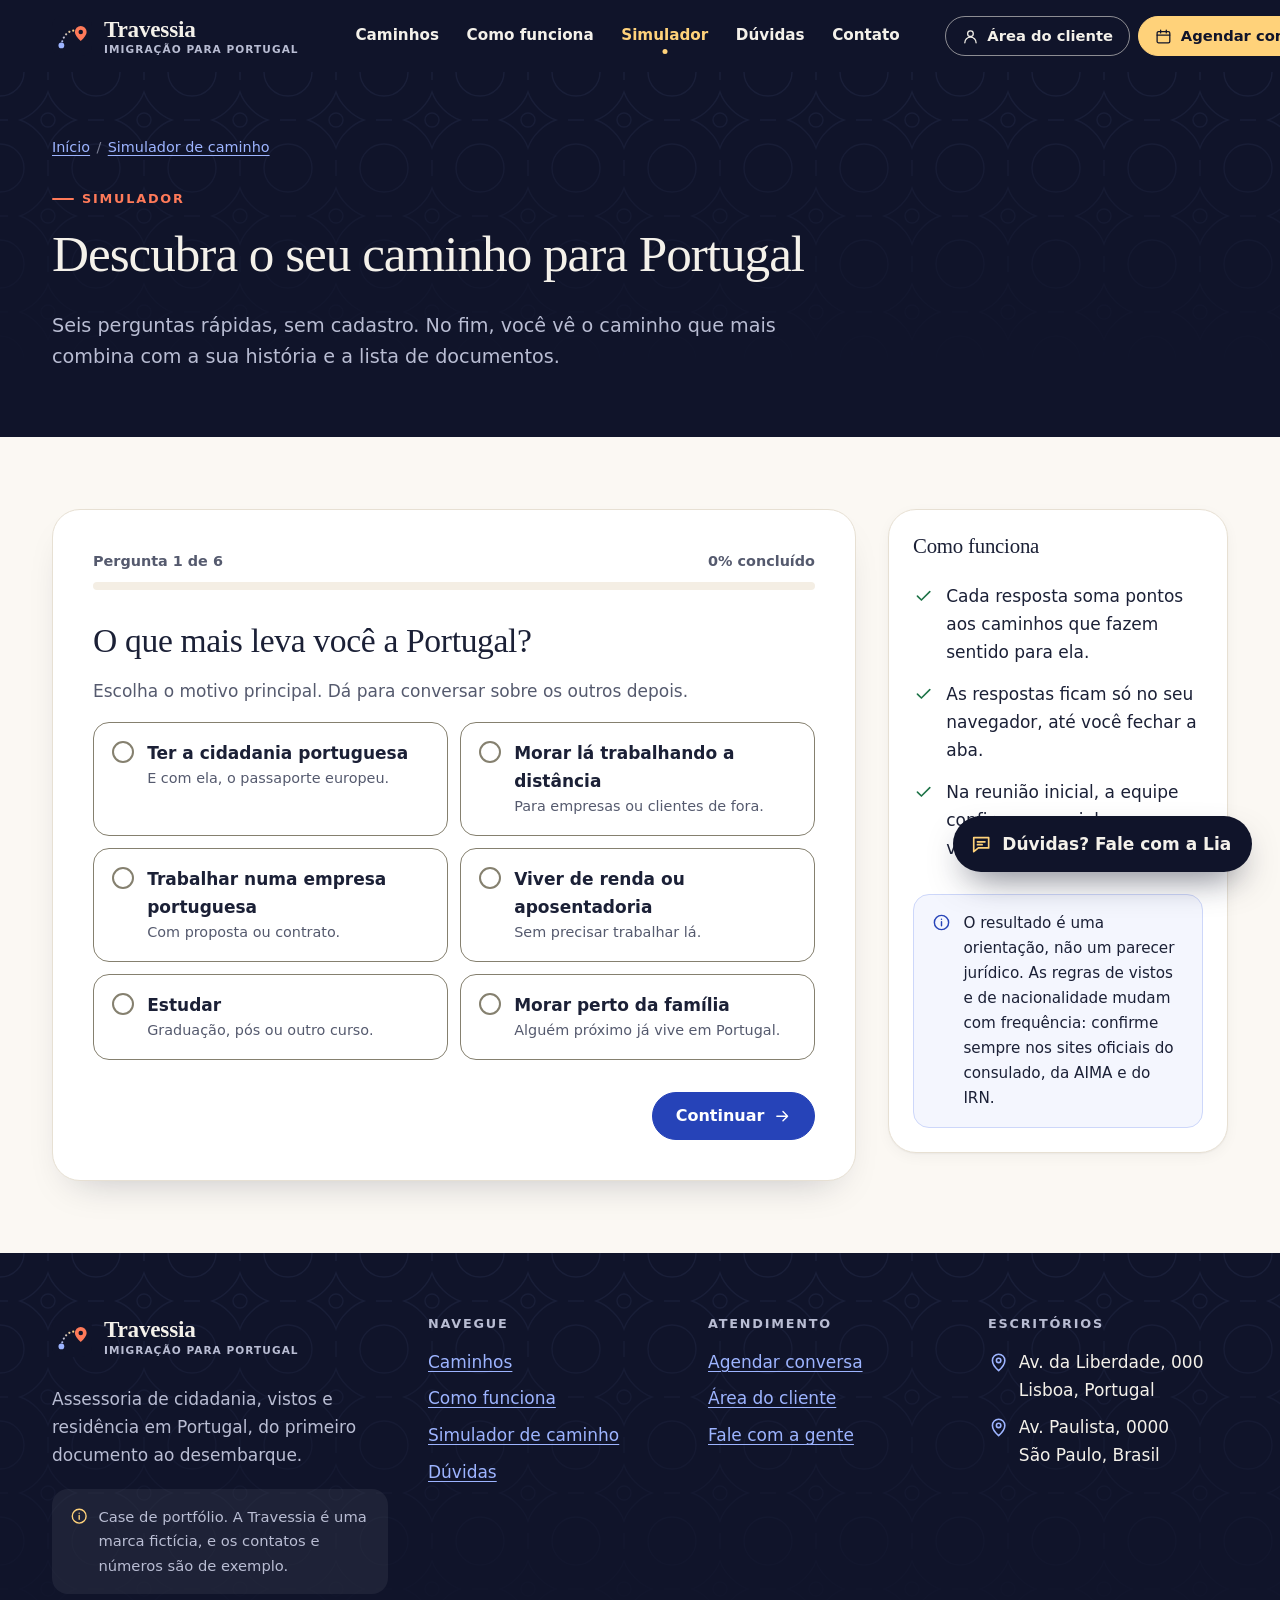
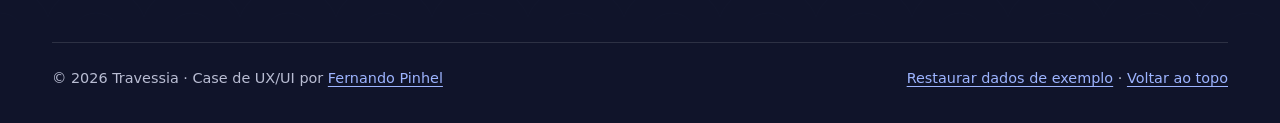
<file: caminho.html>
<!DOCTYPE html>
<html lang="pt-BR">
  <head>
    <meta charset="utf-8">
    <meta name="viewport" content="width=device-width, initial-scale=1">
    <meta http-equiv="Content-Security-Policy" content="default-src 'self'; script-src 'self'; style-src 'self' https://fonts.googleapis.com; font-src https://fonts.gstatic.com; img-src 'self' data: blob:; connect-src 'self'; form-action 'self'; base-uri 'self'; object-src 'none'">
    <meta name="referrer" content="strict-origin-when-cross-origin">
    <meta name="robots" content="noindex, nofollow">
    <meta name="theme-color" content="#10142a">
    <meta name="description" content="Case de UX/UI: site e área do cliente da Travessia, assessoria fictícia de imigração do Brasil para Portugal.">
    <title>Simulador de caminho | Travessia</title>
    <link rel="icon" type="image/svg+xml" href="img/favicon.svg">

    <link rel="preconnect" href="https://fonts.googleapis.com">
    <link rel="preconnect" href="https://fonts.gstatic.com" crossorigin>
    <link rel="stylesheet" href="https://fonts.googleapis.com/css2?family=Fraunces:ital,opsz,wght@0,9..144,500;0,9..144,600;1,9..144,500&amp;family=Manrope:wght@400;500;600;700;800&amp;display=swap">
    <link rel="stylesheet" href="css/site.css">
  </head>
  <body>
    <a class="skip-link" href="#conteudo">Pular para o conteúdo</a>

    <header class="site-header on-ink">
      <div class="container site-header__bar">
        <a class="brand" href="index.html">
          <img class="brand__mark" src="img/favicon.svg" alt="" width="40" height="40">
          <span class="brand__text">
            <span class="brand__name">Travessia</span>
            <span class="brand__sub">Imigração para Portugal</span>
          </span>
        </a>
        <nav class="nav" id="menu" aria-label="Principal">
          <ul class="nav__list">
            <li><a class="nav__link" href="index.html#caminhos">Caminhos</a></li>
            <li><a class="nav__link" href="index.html#como-funciona">Como funciona</a></li>
            <li><a class="nav__link" href="caminho.html" aria-current="page">Simulador</a></li>
            <li><a class="nav__link" href="index.html#duvidas">Dúvidas</a></li>
            <li><a class="nav__link" href="index.html#contato">Contato</a></li>
            <li class="nav__cta-mobile"><a class="btn btn--outline-ink btn--block" href="entrar.html">Área do cliente</a></li>
          </ul>
        </nav>
        <div class="site-header__cta">
          <a class="btn btn--outline-ink btn--sm" href="entrar.html" data-area-cliente><svg class="icon" aria-hidden="true" focusable="false"><use href="img/icons.svg#i-user"/></svg><span>Área do cliente</span></a>
          <a class="btn btn--sun btn--sm" href="agendar.html" aria-label="Agendar conversa"><svg class="icon" aria-hidden="true" focusable="false"><use href="img/icons.svg#i-calendar"/></svg><span>Agendar conversa</span></a>
        </div>
        <button class="btn btn--icon nav-toggle" type="button" aria-expanded="false" aria-controls="menu" aria-label="Abrir menu"><svg class="icon" aria-hidden="true" focusable="false"><use href="img/icons.svg#i-menu"/></svg></button>
      </div>
    </header>

    <main id="conteudo" tabindex="-1">
      <section class="page-hero on-ink tiles" aria-labelledby="pagina-titulo">
        <div class="container">
          <nav class="breadcrumb" aria-label="Você está em">
            <ol>
              <li><a href="index.html">Início</a></li>
              <li><a href="caminho.html" aria-current="page">Simulador de caminho</a></li>
            </ol>
          </nav>
          <p class="eyebrow">Simulador</p>
          <h1 id="pagina-titulo">Descubra o seu caminho para Portugal</h1>
          <p class="lead">Seis perguntas rápidas, sem cadastro. No fim, você vê o caminho que mais combina com a sua história e a lista de documentos.</p>
        </div>
      </section>

      <section class="section--tight">
        <div class="container layout-aside">
          <div class="form-card" id="wizard"></div>

          <aside class="aside-card no-print" aria-labelledby="aside-titulo">
            <h2 id="aside-titulo">Como funciona</h2>
            <ul class="checklist">
              <li><svg class="icon" aria-hidden="true" focusable="false"><use href="img/icons.svg#i-check"/></svg> <span>Cada resposta soma pontos aos caminhos que fazem sentido para ela.</span></li>
              <li><svg class="icon" aria-hidden="true" focusable="false"><use href="img/icons.svg#i-check"/></svg> <span>As respostas ficam só no seu navegador, até você fechar a aba.</span></li>
              <li><svg class="icon" aria-hidden="true" focusable="false"><use href="img/icons.svg#i-check"/></svg> <span>Na reunião inicial, a equipe confirma o caminho com você.</span></li>
            </ul>
            <div class="notice block">
              <svg class="icon" aria-hidden="true" focusable="false"><use href="img/icons.svg#i-info"/></svg>
              <p>O resultado é uma orientação, não um parecer jurídico. As regras de vistos e de nacionalidade mudam com frequência: confirme sempre nos sites oficiais do consulado, da AIMA e do IRN.</p>
            </div>
          </aside>
        </div>
      </section>
    </main>

    <footer class="site-footer on-ink tiles">
      <div class="container">
        <div class="site-footer__grid">
          <div>
            <a class="brand" href="index.html">
              <img class="brand__mark" src="img/favicon.svg" alt="" width="40" height="40">
              <span class="brand__text"><span class="brand__name">Travessia</span><span class="brand__sub">Imigração para Portugal</span></span>
            </a>
            <p class="site-footer__about">Assessoria de cidadania, vistos e residência em Portugal, do primeiro documento ao desembarque.</p>
            <p class="case-note"><svg class="icon" aria-hidden="true" focusable="false"><use href="img/icons.svg#i-info"/></svg> <span>Case de portfólio. A Travessia é uma marca fictícia, e os contatos e números são de exemplo.</span></p>
          </div>
          <nav aria-labelledby="rodape-navegue">
            <h2 id="rodape-navegue">Navegue</h2>
            <ul>
              <li><a href="index.html#caminhos">Caminhos</a></li>
              <li><a href="index.html#como-funciona">Como funciona</a></li>
              <li><a href="caminho.html">Simulador de caminho</a></li>
              <li><a href="index.html#duvidas">Dúvidas</a></li>
            </ul>
          </nav>
          <nav aria-labelledby="rodape-atendimento">
            <h2 id="rodape-atendimento">Atendimento</h2>
            <ul>
              <li><a href="agendar.html">Agendar conversa</a></li>
              <li><a href="entrar.html">Área do cliente</a></li>
              <li><a href="index.html#contato">Fale com a gente</a></li>
            </ul>
          </nav>
          <div>
            <h2>Escritórios</h2>
            <ul>
              <li><svg class="icon" aria-hidden="true" focusable="false"><use href="img/icons.svg#i-pin"/></svg> <span>Av. da Liberdade, 000<br>Lisboa, Portugal</span></li>
              <li><svg class="icon" aria-hidden="true" focusable="false"><use href="img/icons.svg#i-pin"/></svg> <span>Av. Paulista, 0000<br>São Paulo, Brasil</span></li>
            </ul>
          </div>
        </div>
        <div class="site-footer__bottom">
          <p>© <span data-ano>2026</span> Travessia · Case de UX/UI por <a href="https://fernandopinhel.com.br">Fernando Pinhel</a></p>
          <p><button class="link-button" type="button" data-restaurar>Restaurar dados de exemplo</button> · <a href="#conteudo">Voltar ao topo</a></p>
        </div>
      </div>
    </footer>

    <script src="js/common.js"></script>
    <script src="js/data.js"></script>
    <script src="js/caminho.js"></script>
  </body>
</html>
</file>
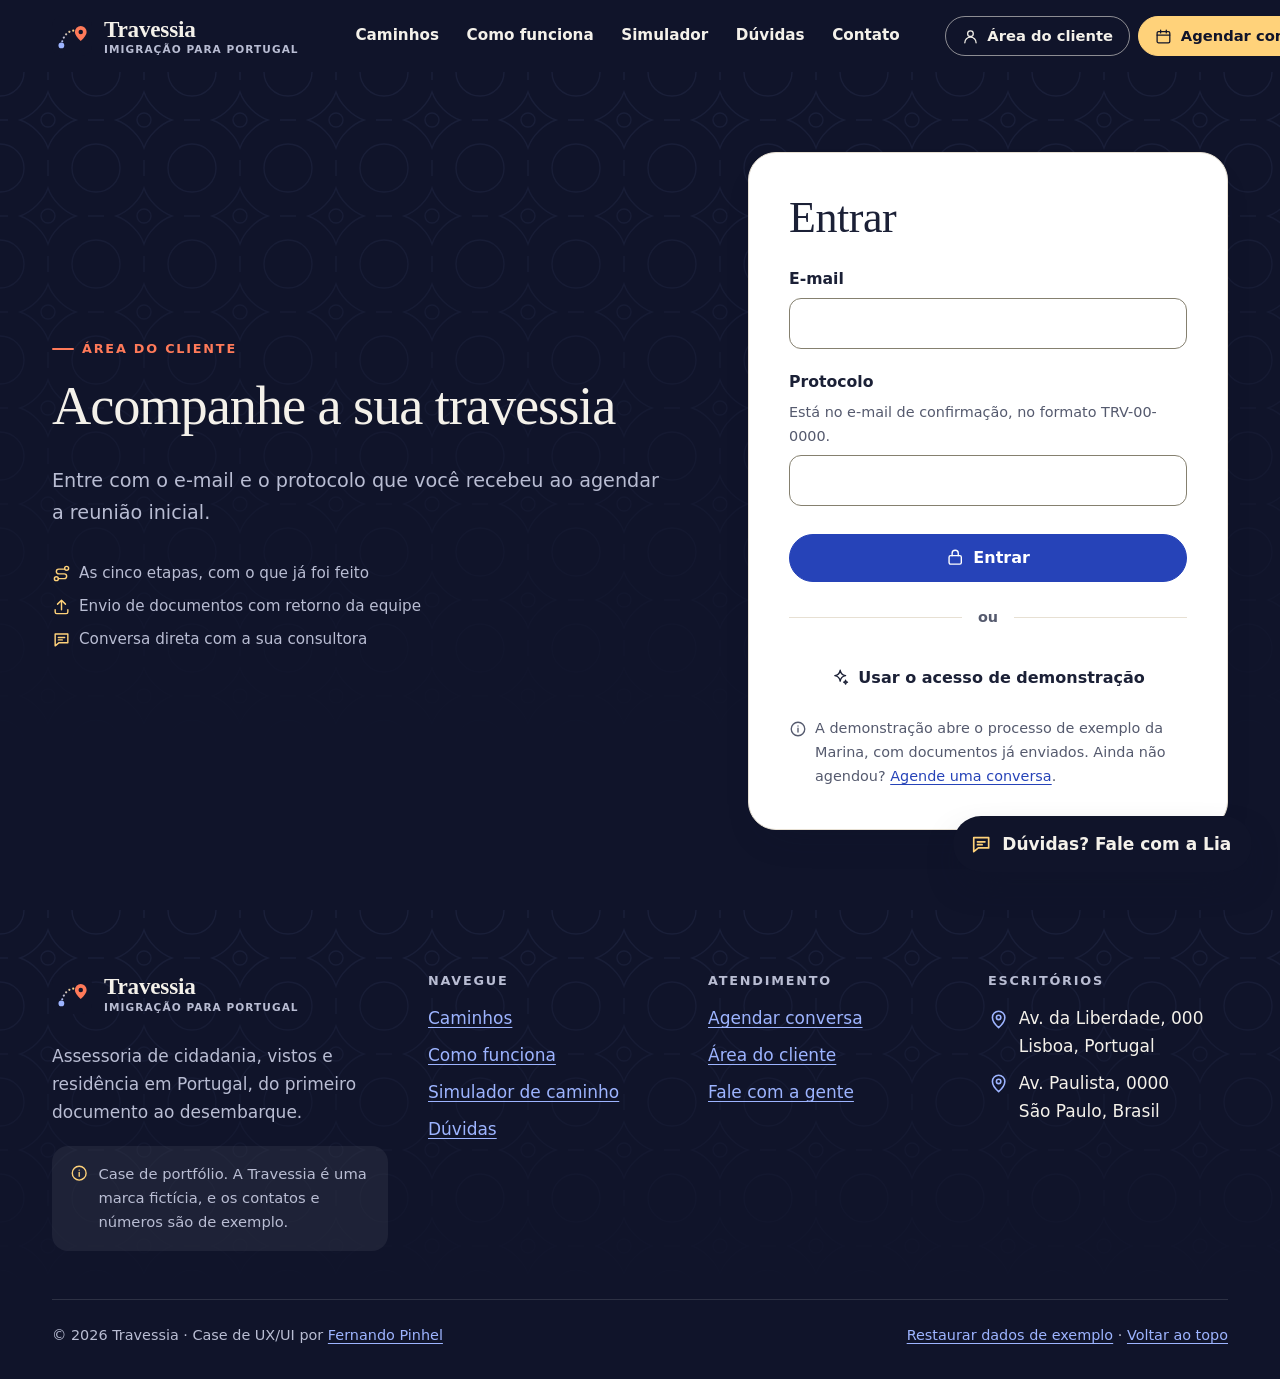
<file: entrar.html>
<!DOCTYPE html>
<html lang="pt-BR">
  <head>
    <meta charset="utf-8">
    <meta name="viewport" content="width=device-width, initial-scale=1">
    <meta http-equiv="Content-Security-Policy" content="default-src 'self'; script-src 'self'; style-src 'self' https://fonts.googleapis.com; font-src https://fonts.gstatic.com; img-src 'self' data: blob:; connect-src 'self'; form-action 'self'; base-uri 'self'; object-src 'none'">
    <meta name="referrer" content="strict-origin-when-cross-origin">
    <meta name="robots" content="noindex, nofollow">
    <meta name="theme-color" content="#10142a">
    <meta name="description" content="Case de UX/UI: site e área do cliente da Travessia, assessoria fictícia de imigração do Brasil para Portugal.">
    <title>Área do cliente | Travessia</title>
    <link rel="icon" type="image/svg+xml" href="img/favicon.svg">

    <link rel="preconnect" href="https://fonts.googleapis.com">
    <link rel="preconnect" href="https://fonts.gstatic.com" crossorigin>
    <link rel="stylesheet" href="https://fonts.googleapis.com/css2?family=Fraunces:ital,opsz,wght@0,9..144,500;0,9..144,600;1,9..144,500&amp;family=Manrope:wght@400;500;600;700;800&amp;display=swap">
    <link rel="stylesheet" href="css/site.css">
  </head>
  <body>
    <a class="skip-link" href="#conteudo">Pular para o conteúdo</a>

    <header class="site-header on-ink">
      <div class="container site-header__bar">
        <a class="brand" href="index.html">
          <img class="brand__mark" src="img/favicon.svg" alt="" width="40" height="40">
          <span class="brand__text">
            <span class="brand__name">Travessia</span>
            <span class="brand__sub">Imigração para Portugal</span>
          </span>
        </a>
        <nav class="nav" id="menu" aria-label="Principal">
          <ul class="nav__list">
            <li><a class="nav__link" href="index.html#caminhos">Caminhos</a></li>
            <li><a class="nav__link" href="index.html#como-funciona">Como funciona</a></li>
            <li><a class="nav__link" href="caminho.html">Simulador</a></li>
            <li><a class="nav__link" href="index.html#duvidas">Dúvidas</a></li>
            <li><a class="nav__link" href="index.html#contato">Contato</a></li>
            <li class="nav__cta-mobile"><a class="btn btn--outline-ink btn--block" href="entrar.html">Área do cliente</a></li>
          </ul>
        </nav>
        <div class="site-header__cta">
          <a class="btn btn--outline-ink btn--sm" href="entrar.html" data-area-cliente><svg class="icon" aria-hidden="true" focusable="false"><use href="img/icons.svg#i-user"/></svg><span>Área do cliente</span></a>
          <a class="btn btn--sun btn--sm" href="agendar.html" aria-label="Agendar conversa"><svg class="icon" aria-hidden="true" focusable="false"><use href="img/icons.svg#i-calendar"/></svg><span>Agendar conversa</span></a>
        </div>
        <button class="btn btn--icon nav-toggle" type="button" aria-expanded="false" aria-controls="menu" aria-label="Abrir menu"><svg class="icon" aria-hidden="true" focusable="false"><use href="img/icons.svg#i-menu"/></svg></button>
      </div>
    </header>

    <main id="conteudo" tabindex="-1" class="on-ink tiles">
      <div class="container auth">
        <div>
          <p class="eyebrow">Área do cliente</p>
          <h1>Acompanhe a sua travessia</h1>
          <p class="lead">Entre com o e-mail e o protocolo que você recebeu ao agendar a reunião inicial.</p>
          <ul class="hero__trust">
            <li><svg class="icon" aria-hidden="true" focusable="false"><use href="img/icons.svg#i-route"/></svg> As cinco etapas, com o que já foi feito</li>
            <li><svg class="icon" aria-hidden="true" focusable="false"><use href="img/icons.svg#i-upload"/></svg> Envio de documentos com retorno da equipe</li>
            <li><svg class="icon" aria-hidden="true" focusable="false"><use href="img/icons.svg#i-chat"/></svg> Conversa direta com a sua consultora</li>
          </ul>
        </div>

        <div class="form-card">
          <h2>Entrar</h2>
          <form id="entrar-form" novalidate>
            <div class="form-grid">
              <div class="field span-2">
                <label for="en-email">E-mail</label>
                <input id="en-email" name="email" type="email" required data-rules="email" autocomplete="email" inputmode="email">
              </div>
              <div class="field span-2">
                <label for="en-protocolo">Protocolo</label>
                <p class="field__hint" id="en-protocolo-dica">Está no e-mail de confirmação, no formato TRV-00-0000.</p>
                <input id="en-protocolo" name="protocolo" type="text" required data-rules="protocolo" data-mask="protocolo" autocomplete="off" autocapitalize="characters" spellcheck="false" aria-describedby="en-protocolo-dica">
              </div>
            </div>
            <div class="form-actions">
              <button class="btn btn--primary btn--block" type="submit"><svg class="icon" aria-hidden="true" focusable="false"><use href="img/icons.svg#i-lock"/></svg> Entrar</button>
            </div>
          </form>
          <p class="divider">ou</p>
          <button class="btn btn--ghost btn--block" type="button" id="entrar-demo"><svg class="icon" aria-hidden="true" focusable="false"><use href="img/icons.svg#i-sparkle"/></svg> Usar o acesso de demonstração</button>
          <p class="form-note"><svg class="icon" aria-hidden="true" focusable="false"><use href="img/icons.svg#i-info"/></svg> <span>A demonstração abre o processo de exemplo da Marina, com documentos já enviados. Ainda não agendou? <a href="agendar.html">Agende uma conversa</a>.</span></p>
        </div>
      </div>
    </main>

    <footer class="site-footer on-ink tiles">
      <div class="container">
        <div class="site-footer__grid">
          <div>
            <a class="brand" href="index.html">
              <img class="brand__mark" src="img/favicon.svg" alt="" width="40" height="40">
              <span class="brand__text"><span class="brand__name">Travessia</span><span class="brand__sub">Imigração para Portugal</span></span>
            </a>
            <p class="site-footer__about">Assessoria de cidadania, vistos e residência em Portugal, do primeiro documento ao desembarque.</p>
            <p class="case-note"><svg class="icon" aria-hidden="true" focusable="false"><use href="img/icons.svg#i-info"/></svg> <span>Case de portfólio. A Travessia é uma marca fictícia, e os contatos e números são de exemplo.</span></p>
          </div>
          <nav aria-labelledby="rodape-navegue">
            <h2 id="rodape-navegue">Navegue</h2>
            <ul>
              <li><a href="index.html#caminhos">Caminhos</a></li>
              <li><a href="index.html#como-funciona">Como funciona</a></li>
              <li><a href="caminho.html">Simulador de caminho</a></li>
              <li><a href="index.html#duvidas">Dúvidas</a></li>
            </ul>
          </nav>
          <nav aria-labelledby="rodape-atendimento">
            <h2 id="rodape-atendimento">Atendimento</h2>
            <ul>
              <li><a href="agendar.html">Agendar conversa</a></li>
              <li><a href="entrar.html">Área do cliente</a></li>
              <li><a href="index.html#contato">Fale com a gente</a></li>
            </ul>
          </nav>
          <div>
            <h2>Escritórios</h2>
            <ul>
              <li><svg class="icon" aria-hidden="true" focusable="false"><use href="img/icons.svg#i-pin"/></svg> <span>Av. da Liberdade, 000<br>Lisboa, Portugal</span></li>
              <li><svg class="icon" aria-hidden="true" focusable="false"><use href="img/icons.svg#i-pin"/></svg> <span>Av. Paulista, 0000<br>São Paulo, Brasil</span></li>
            </ul>
          </div>
        </div>
        <div class="site-footer__bottom">
          <p>© <span data-ano>2026</span> Travessia · Case de UX/UI por <a href="https://fernandopinhel.com.br">Fernando Pinhel</a></p>
          <p><button class="link-button" type="button" data-restaurar>Restaurar dados de exemplo</button> · <a href="#conteudo">Voltar ao topo</a></p>
        </div>
      </div>
    </footer>

    <script src="js/common.js"></script>
    <script src="js/data.js"></script>
    <script src="js/entrar.js"></script>
  </body>
</html>
</file>
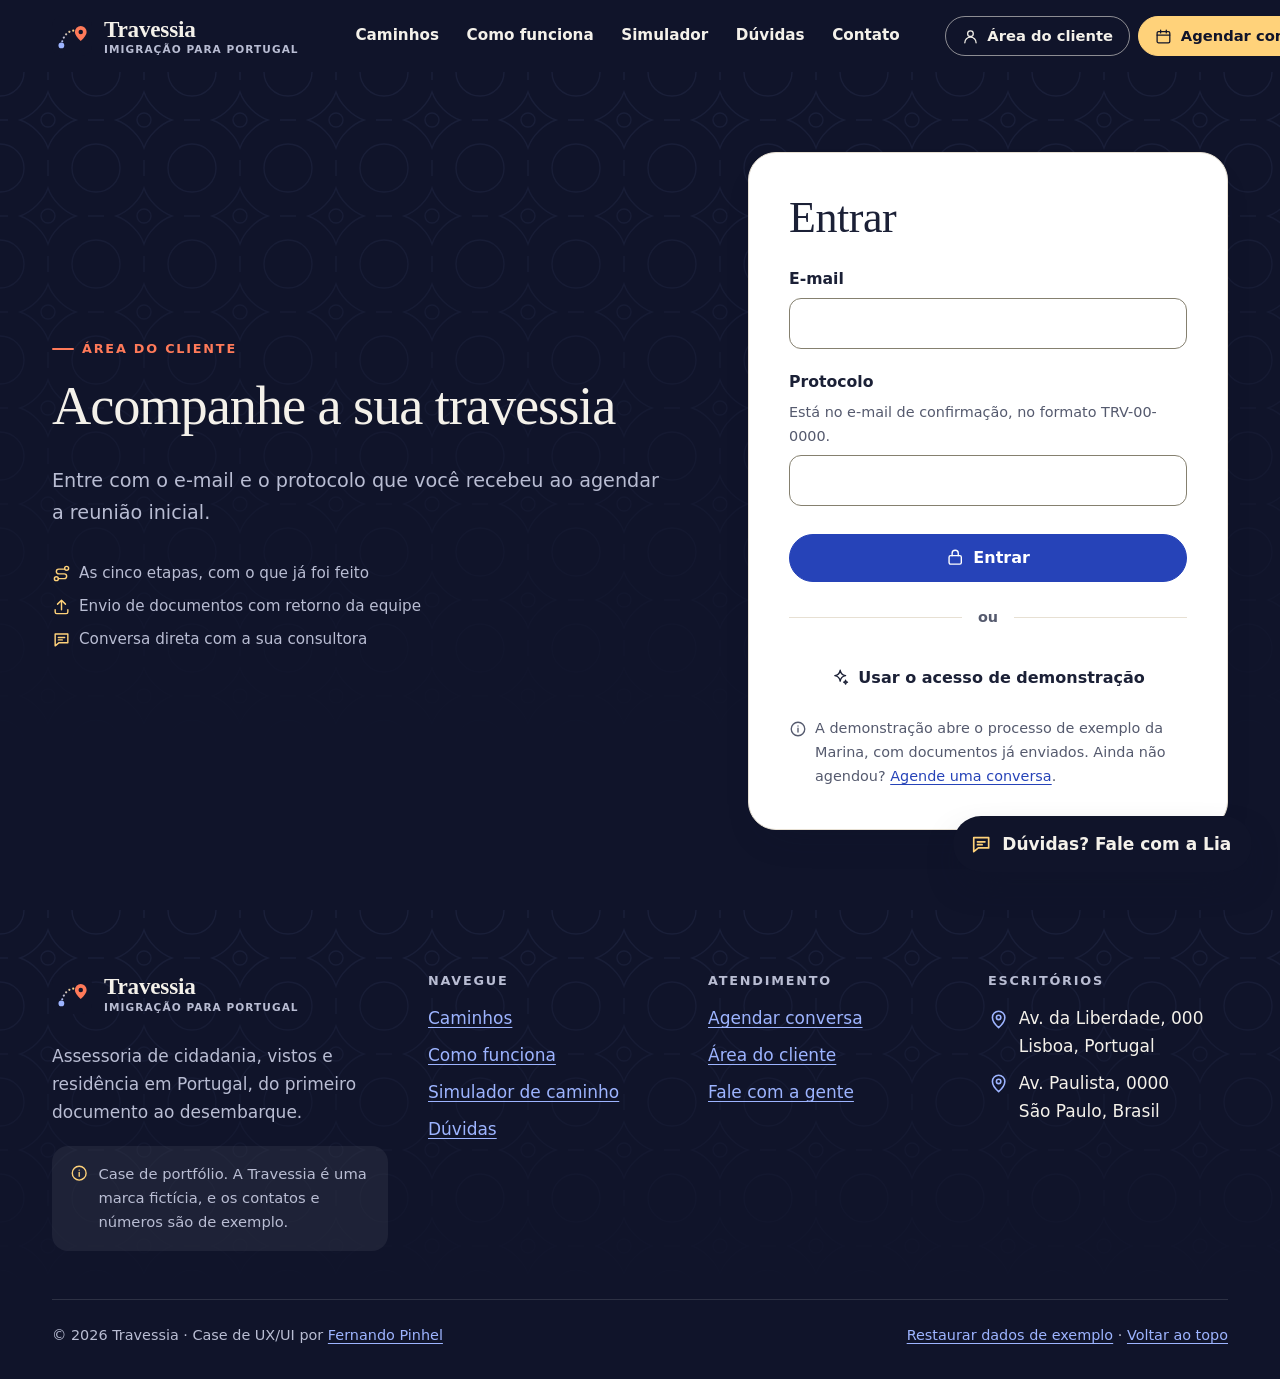
<file: portal.html>
<!DOCTYPE html>
<html lang="pt-BR">
  <head>
    <meta charset="utf-8">
    <meta name="viewport" content="width=device-width, initial-scale=1">
    <meta http-equiv="Content-Security-Policy" content="default-src 'self'; script-src 'self'; style-src 'self' https://fonts.googleapis.com; font-src https://fonts.gstatic.com; img-src 'self' data: blob:; connect-src 'self'; form-action 'self'; base-uri 'self'; object-src 'none'">
    <meta name="referrer" content="strict-origin-when-cross-origin">
    <meta name="robots" content="noindex, nofollow">
    <meta name="theme-color" content="#10142a">
    <meta name="description" content="Case de UX/UI: site e área do cliente da Travessia, assessoria fictícia de imigração do Brasil para Portugal.">
    <title>Meu processo | Travessia</title>
    <link rel="icon" type="image/svg+xml" href="img/favicon.svg">

    <link rel="preconnect" href="https://fonts.googleapis.com">
    <link rel="preconnect" href="https://fonts.gstatic.com" crossorigin>
    <link rel="stylesheet" href="https://fonts.googleapis.com/css2?family=Fraunces:ital,opsz,wght@0,9..144,500;0,9..144,600;1,9..144,500&amp;family=Manrope:wght@400;500;600;700;800&amp;display=swap">
    <link rel="stylesheet" href="css/site.css">
  </head>
  <body>
    <a class="skip-link" href="#conteudo">Pular para o conteúdo</a>

    <header class="site-header on-ink">
      <div class="container site-header__bar">
        <a class="brand" href="index.html">
          <img class="brand__mark" src="img/favicon.svg" alt="" width="40" height="40">
          <span class="brand__text">
            <span class="brand__name">Travessia</span>
            <span class="brand__sub">Imigração para Portugal</span>
          </span>
        </a>
        <nav class="nav" id="menu" aria-label="Principal">
          <ul class="nav__list">
            <li><a class="nav__link" href="index.html#caminhos">Caminhos</a></li>
            <li><a class="nav__link" href="index.html#como-funciona">Como funciona</a></li>
            <li><a class="nav__link" href="caminho.html">Simulador</a></li>
            <li><a class="nav__link" href="index.html#duvidas">Dúvidas</a></li>
            <li><a class="nav__link" href="index.html#contato">Contato</a></li>
            <li class="nav__cta-mobile"><a class="btn btn--outline-ink btn--block" href="entrar.html">Área do cliente</a></li>
          </ul>
        </nav>
        <div class="site-header__cta">
          <a class="btn btn--outline-ink btn--sm" href="entrar.html" data-area-cliente><svg class="icon" aria-hidden="true" focusable="false"><use href="img/icons.svg#i-user"/></svg><span>Área do cliente</span></a>
          <a class="btn btn--sun btn--sm" href="agendar.html" aria-label="Agendar conversa"><svg class="icon" aria-hidden="true" focusable="false"><use href="img/icons.svg#i-calendar"/></svg><span>Agendar conversa</span></a>
        </div>
        <button class="btn btn--icon nav-toggle" type="button" aria-expanded="false" aria-controls="menu" aria-label="Abrir menu"><svg class="icon" aria-hidden="true" focusable="false"><use href="img/icons.svg#i-menu"/></svg></button>
      </div>
    </header>

    <main id="conteudo" tabindex="-1">
      <section class="portal-hero on-ink tiles" aria-labelledby="portal-titulo">
        <div class="container portal-hero__top">
          <div>
            <p class="eyebrow">Área do cliente</p>
            <h1 id="portal-titulo">Olá!</h1>
            <ul class="portal-hero__meta" id="portal-meta"></ul>
          </div>
          <div class="portal-hero__actions">
            <button class="btn btn--outline-ink btn--sm" type="button" id="sair"><svg class="icon" aria-hidden="true" focusable="false"><use href="img/icons.svg#i-logout"/></svg> Sair</button>
          </div>
        </div>
      </section>

      <div class="container portal-main">
        <section class="journey" aria-labelledby="jornada-titulo">
          <div class="journey__head">
            <h2 id="jornada-titulo">Sua jornada</h2>
            <span class="badge badge--info" id="jornada-etapa"></span>
          </div>
          <ol id="jornada"></ol>
        </section>

        <div class="portal-grid">
          <div>
            <section class="card" id="documentos" aria-labelledby="docs-titulo">
              <div class="card__head">
                <h2 id="docs-titulo">Documentos</h2>
              </div>
              <div id="docs-conteudo"></div>
              <input type="file" id="arquivo" class="sr-only" accept=".pdf,.jpg,.jpeg,.png,application/pdf,image/jpeg,image/png" tabindex="-1" aria-hidden="true">
            </section>

            <section class="card" id="conversa" aria-labelledby="conversa-titulo">
              <div class="card__head">
                <h2 id="conversa-titulo">Conversa</h2>
              </div>
              <div class="messages" id="mensagens" role="log" aria-live="polite" aria-labelledby="conversa-titulo" tabindex="0"></div>
              <form class="msg-form" id="msg-form" novalidate>
                <div class="field">
                  <label class="sr-only" for="msg-texto">Sua mensagem</label>
                  <textarea id="msg-texto" name="texto" rows="2" maxlength="1000" placeholder="Escreva para a sua consultora" data-msg-required="Escreva a mensagem antes de enviar." required></textarea>
                </div>
                <button class="btn btn--primary" type="submit"><svg class="icon" aria-hidden="true" focusable="false"><use href="img/icons.svg#i-send"/></svg> Enviar</button>
              </form>
            </section>
          </div>

          <div>
            <section class="card" aria-labelledby="equipe-titulo">
              <h2 id="equipe-titulo" class="sr-only">Sua equipe e a reunião</h2>
              <div id="equipe"></div>
            </section>

            <section class="card" aria-labelledby="hist-titulo">
              <h2 id="hist-titulo">Histórico</h2>
              <ol class="timeline" id="historico"></ol>
            </section>

            <section class="card" aria-labelledby="demo-titulo">
              <h2 id="demo-titulo">Modo demonstração</h2>
              <div id="demo"></div>
            </section>
          </div>
        </div>
      </div>
    </main>

    <dialog class="modal" id="confirmar" aria-labelledby="confirmar-titulo" aria-describedby="confirmar-texto">
      <form method="dialog" class="modal__body">
        <h2 id="confirmar-titulo">Confirmar</h2>
        <p id="confirmar-texto"></p>
        <div class="modal__actions">
          <button class="btn btn--ghost" value="nao" type="submit">Cancelar</button>
          <button class="btn btn--primary" value="sim" type="submit" id="confirmar-ok">Confirmar</button>
        </div>
      </form>
    </dialog>

    <footer class="site-footer on-ink tiles">
      <div class="container">
        <div class="site-footer__grid">
          <div>
            <a class="brand" href="index.html">
              <img class="brand__mark" src="img/favicon.svg" alt="" width="40" height="40">
              <span class="brand__text"><span class="brand__name">Travessia</span><span class="brand__sub">Imigração para Portugal</span></span>
            </a>
            <p class="site-footer__about">Assessoria de cidadania, vistos e residência em Portugal, do primeiro documento ao desembarque.</p>
            <p class="case-note"><svg class="icon" aria-hidden="true" focusable="false"><use href="img/icons.svg#i-info"/></svg> <span>Case de portfólio. A Travessia é uma marca fictícia, e os contatos e números são de exemplo.</span></p>
          </div>
          <nav aria-labelledby="rodape-navegue">
            <h2 id="rodape-navegue">Navegue</h2>
            <ul>
              <li><a href="index.html#caminhos">Caminhos</a></li>
              <li><a href="index.html#como-funciona">Como funciona</a></li>
              <li><a href="caminho.html">Simulador de caminho</a></li>
              <li><a href="index.html#duvidas">Dúvidas</a></li>
            </ul>
          </nav>
          <nav aria-labelledby="rodape-atendimento">
            <h2 id="rodape-atendimento">Atendimento</h2>
            <ul>
              <li><a href="agendar.html">Agendar conversa</a></li>
              <li><a href="entrar.html">Área do cliente</a></li>
              <li><a href="index.html#contato">Fale com a gente</a></li>
            </ul>
          </nav>
          <div>
            <h2>Escritórios</h2>
            <ul>
              <li><svg class="icon" aria-hidden="true" focusable="false"><use href="img/icons.svg#i-pin"/></svg> <span>Av. da Liberdade, 000<br>Lisboa, Portugal</span></li>
              <li><svg class="icon" aria-hidden="true" focusable="false"><use href="img/icons.svg#i-pin"/></svg> <span>Av. Paulista, 0000<br>São Paulo, Brasil</span></li>
            </ul>
          </div>
        </div>
        <div class="site-footer__bottom">
          <p>© <span data-ano>2026</span> Travessia · Case de UX/UI por <a href="https://fernandopinhel.com.br">Fernando Pinhel</a></p>
          <p><button class="link-button" type="button" data-restaurar>Restaurar dados de exemplo</button> · <a href="#conteudo">Voltar ao topo</a></p>
        </div>
      </div>
    </footer>

    <script src="js/common.js"></script>
    <script src="js/data.js"></script>
    <script src="js/portal.js"></script>
  </body>
</html>
</file>
<file: css/site.css>
/*
 * Travessia: design system do site.
 * CSS puro, sem framework. Papel claro e quente para o conteúdo,
 * azul-tinta para o cabeçalho, o topo e o rodapé, azulejo como textura
 * e o cartão de embarque como elemento-assinatura.
 * Contrastes pensados para WCAG 2.2 AA (texto ≥ 4.5:1, bordas ≥ 3:1).
 */

/* ------------------------------------------------------------------ Tokens */
:root {
  color-scheme: light;

  --font-sans: "Manrope", system-ui, -apple-system, "Segoe UI", Roboto, Arial, sans-serif;
  --font-display: "Fraunces", Georgia, "Times New Roman", serif;

  --ink: #10142a;                /* topo, cabeçalho e rodapé */
  --ink-2: #1a2143;
  --ink-3: #283163;
  --on-ink: #f4f1ea;
  --on-ink-muted: #b9bdd3;       /* 9.6:1 sobre --ink */

  --paper: #fbf8f3;
  --paper-2: #f4eee4;
  --surface: #ffffff;
  --text: #1b2036;
  --text-muted: #555a6e;         /* 6.6:1 sobre --paper */
  --border: #e7e0d3;
  --border-strong: #85806f;      /* bordas de campos: ≥ 3:1 sobre o branco */

  --azul: #2643b8;               /* branco sobre ele: 7.6:1 */
  --azul-hover: #1c3290;
  --azul-100: #e9edfc;
  --azul-50: #f4f6fe;
  --azul-claro: #9db4ff;         /* sobre --ink: 8.5:1 */

  --coral: #ff7a59;              /* só sobre fundos escuros */
  --coral-texto: #ad3a1d;        /* sobre --paper: 5.6:1 */
  --coral-100: #fff0ea;
  --sol: #ffd27a;                /* sobre --ink: 12:1 */

  --success: #1d7347;
  --success-100: #e6f4ec;
  --warning: #855000;
  --warning-100: #fff3dc;
  --danger: #b42318;
  --danger-100: #fdeeed;
  --neutral: #4b5064;
  --neutral-100: #eeedf0;

  --focus: #2643b8;
  --focus-ring: 0 0 0 3px var(--paper), 0 0 0 6px var(--focus);

  --radius-sm: 10px;
  --radius: 16px;
  --radius-lg: 28px;
  --shadow-sm: 0 1px 2px rgb(16 20 42 / .05), 0 4px 14px rgb(16 20 42 / .04);
  --shadow: 0 18px 40px -22px rgb(16 20 42 / .28);
  --shadow-lg: 0 36px 80px -32px rgb(16 20 42 / .45);

  --header-h: 72px;
  --ease: cubic-bezier(.2, .8, .2, 1);
  --container: 1240px;
}

/* -------------------------------------------------------------------- Base */
*,
*::before,
*::after { box-sizing: border-box; }

html {
  -webkit-text-size-adjust: 100%;
  text-size-adjust: 100%;
  scroll-padding-top: calc(var(--header-h) + 1rem);
}

@media (prefers-reduced-motion: no-preference) {
  html { scroll-behavior: smooth; }
}

body {
  margin: 0;
  min-height: 100vh;
  min-height: 100dvh;
  display: flex;
  flex-direction: column;
  font-family: var(--font-sans);
  font-size: 1.0625rem;
  line-height: 1.65;
  color: var(--text);
  background: var(--paper);
  -webkit-font-smoothing: antialiased;
}

main { flex: 1; }

img, svg { display: block; max-width: 100%; }
img { height: auto; }

h1, h2, h3, h4 {
  margin: 0 0 .5em;
  font-family: var(--font-display);
  font-weight: 500;
  line-height: 1.15;
  letter-spacing: -.01em;
  color: inherit;
  font-optical-sizing: auto;
}
h1 { font-size: clamp(2.4rem, 5.4vw, 4.1rem); letter-spacing: -.02em; }
h2 { font-size: clamp(1.9rem, 3.6vw, 2.75rem); }
h3 { font-size: 1.35rem; }
h4 { font-size: 1.1rem; }

p { margin: 0 0 1em; }
p:last-child { margin-bottom: 0; }

a { color: var(--azul); text-underline-offset: .18em; text-decoration-thickness: 1px; }
a:hover { text-decoration-thickness: 2px; }

em.destaque {
  font-style: italic;
  color: var(--sol);
}

:focus-visible { outline: none; box-shadow: var(--focus-ring); border-radius: 6px; }

.icon {
  width: 1.25em;
  height: 1.25em;
  flex: none;
  fill: none;
  stroke: currentColor;
  stroke-width: 1.8;
  stroke-linecap: round;
  stroke-linejoin: round;
}

.sr-only {
  position: absolute !important;
  width: 1px;
  height: 1px;
  padding: 0;
  margin: -1px;
  overflow: hidden;
  clip: rect(0 0 0 0);
  white-space: nowrap;
  border: 0;
}

.skip-link {
  position: absolute;
  top: .75rem;
  left: .75rem;
  z-index: 100;
  padding: .75rem 1.1rem;
  border-radius: var(--radius-sm);
  background: var(--sol);
  color: var(--ink);
  font-weight: 700;
  transform: translateY(-160%);
  transition: transform .2s var(--ease);
}
.skip-link:focus { transform: none; }

.container {
  width: 100%;
  max-width: var(--container);
  margin-inline: auto;
  padding-inline: clamp(1rem, 4vw, 2rem);
}

.eyebrow {
  display: inline-flex;
  align-items: center;
  gap: .5rem;
  margin: 0 0 1rem;
  font-size: .8rem;
  font-weight: 700;
  letter-spacing: .14em;
  text-transform: uppercase;
  color: var(--coral-texto);
}
.eyebrow::before {
  content: "";
  width: 22px;
  height: 2px;
  border-radius: 2px;
  background: currentColor;
}
.on-ink .eyebrow { color: var(--coral); }

.lead { font-size: 1.2rem; color: var(--text-muted); max-width: 60ch; }
.on-ink .lead { color: var(--on-ink-muted); }

.muted { color: var(--text-muted); }

/* ------------------------------------------------------------------ Botões */
.btn {
  --btn-bg: var(--surface);
  --btn-fg: var(--text);
  --btn-bd: var(--border-strong);
  display: inline-flex;
  align-items: center;
  justify-content: center;
  gap: .55rem;
  min-height: 48px;
  padding: .7rem 1.4rem;
  border: 1.5px solid var(--btn-bd);
  border-radius: 999px;
  background: var(--btn-bg);
  color: var(--btn-fg);
  font: inherit;
  font-size: 1rem;
  font-weight: 700;
  line-height: 1.2;
  text-decoration: none;
  cursor: pointer;
  transition: background-color .2s var(--ease), color .2s var(--ease), border-color .2s var(--ease), transform .2s var(--ease);
}
.btn:hover { text-decoration: none; }
.btn:active { transform: translateY(1px); }
.btn .icon { width: 1.15em; height: 1.15em; }
.btn:hover .icon-move { transform: translateX(3px); }
.icon-move { transition: transform .2s var(--ease); }

.btn--primary { --btn-bg: var(--azul); --btn-fg: #fff; --btn-bd: var(--azul); }
.btn--primary:hover { --btn-bg: var(--azul-hover); --btn-bd: var(--azul-hover); }

.btn--sun { --btn-bg: var(--sol); --btn-fg: var(--ink); --btn-bd: var(--sol); }
.btn--sun:hover { --btn-bg: #ffe2a6; --btn-bd: #ffe2a6; }

.btn--outline-ink { --btn-bg: transparent; --btn-fg: var(--on-ink); --btn-bd: rgb(244 241 234 / .55); }
.btn--outline-ink:hover { --btn-bg: rgb(244 241 234 / .1); --btn-bd: var(--on-ink); }

.btn--soft { --btn-bg: var(--azul-100); --btn-fg: var(--azul-hover); --btn-bd: transparent; }
.btn--soft:hover { --btn-bg: #dbe2fb; }

.btn--ghost { --btn-bg: transparent; --btn-fg: var(--text); --btn-bd: transparent; }
.btn--ghost:hover { --btn-bg: var(--paper-2); }

.btn--danger { --btn-bg: var(--surface); --btn-fg: var(--danger); --btn-bd: #d9978f; }
.btn--danger:hover { --btn-bg: var(--danger-100); }

.btn--sm { white-space: nowrap; min-height: 40px; padding: .45rem 1rem; font-size: .92rem; }
.btn--icon { width: 44px; min-height: 44px; padding: 0; }
.btn--block { width: 100%; }
.btn[disabled] { opacity: .55; cursor: not-allowed; }

.on-ink :focus-visible { box-shadow: 0 0 0 3px var(--ink), 0 0 0 6px var(--sol); }

.chip {
  display: inline-flex;
  align-items: center;
  gap: .4rem;
  min-height: 36px;
  padding: .35rem .9rem;
  border: 1.5px solid var(--border-strong);
  border-radius: 999px;
  background: var(--surface);
  color: var(--text);
  font: inherit;
  font-size: .9rem;
  font-weight: 600;
  cursor: pointer;
}
.chip:hover { border-color: var(--azul); color: var(--azul); }
.chip[aria-pressed="true"] { background: var(--ink); border-color: var(--ink); color: var(--on-ink); }

/* -------------------------------------------------------------- Cabeçalho */
.site-header {
  position: sticky;
  top: 0;
  z-index: 50;
  background: var(--ink);
  color: var(--on-ink);
  transition: box-shadow .25s var(--ease);
}
.site-header.is-scrolled { box-shadow: 0 10px 30px -12px rgb(0 0 0 / .45); }

.site-header__bar {
  display: flex;
  align-items: center;
  gap: 1.25rem;
  min-height: var(--header-h);
}

.brand {
  flex: none;
  display: inline-flex;
  align-items: center;
  gap: .75rem;
  color: inherit;
  text-decoration: none;
}
.brand__mark { width: 40px; height: 40px; }
.brand__text { display: flex; flex-direction: column; gap: .2rem; line-height: 1; }
.brand__name { font-family: var(--font-display); font-size: 1.45rem; font-weight: 600; letter-spacing: -.01em; }
.brand__sub { white-space: nowrap; font-size: .66rem; font-weight: 700; letter-spacing: .1em; text-transform: uppercase; color: var(--on-ink-muted); }

.nav { margin-left: auto; padding-left: 1.5rem; }
.nav__list { display: flex; align-items: center; gap: .125rem; margin: 0; padding: 0; list-style: none; }
.nav__link {
  display: inline-flex;
  align-items: center;
  min-height: 44px;
  position: relative;
  padding: .4rem .8rem;
  border-radius: 999px;
  color: var(--on-ink);
  font-weight: 600;
  font-size: .95rem;
  white-space: nowrap;
  text-decoration: none;
}
.nav__link:hover { background: rgb(255 255 255 / .08); }
.nav__link[aria-current="page"] { color: var(--sol); }
.nav__link[aria-current="page"]::after {
  content: "";
  position: absolute;
  left: 50%;
  bottom: 4px;
  width: 5px;
  height: 5px;
  border-radius: 50%;
  background: currentColor;
  transform: translateX(-50%);
}

.site-header__cta { flex: none; display: flex; gap: .5rem; align-items: center; margin-left: .75rem; }

.nav-toggle {
  display: none;
  margin-left: auto;
  color: var(--on-ink);
  --btn-bg: transparent;
  --btn-bd: rgb(244 241 234 / .4);
  --btn-fg: var(--on-ink);
}

@media (max-width: 1239.98px) {
  .nav-toggle { display: inline-flex; margin-left: 0; }
  .nav__link[aria-current="page"]::after { left: auto; right: 1rem; top: 50%; bottom: auto; transform: translateY(-50%); width: 7px; height: 7px; }
  .site-header__cta { margin-left: auto; }
  .site-header__cta .btn--outline-ink { display: none; }
  .nav {
    display: none;
    position: absolute;
    inset: var(--header-h) 0 auto 0;
    padding: .5rem clamp(1rem, 4vw, 2rem) 1.5rem;
    background: var(--ink);
    border-top: 1px solid rgb(255 255 255 / .08);
    box-shadow: 0 24px 40px -20px rgb(0 0 0 / .6);
  }
  .site-header.is-open .nav { display: block; }
  .nav__list { flex-direction: column; align-items: stretch; gap: .15rem; }
  .nav__link { width: 100%; padding: .75rem 1rem; font-size: 1.05rem; border-radius: var(--radius-sm); }
  .nav__list .nav__cta-mobile { display: block; margin-top: .75rem; }
}
@media (min-width: 1240px) {
  .nav__cta-mobile { display: none; }
}
@media (max-width: 479.98px) {
  .site-header__cta .btn--sun span { display: none; }
  .site-header__cta .btn--sun { width: 44px; padding: 0; }
  .brand__sub { display: none; }
}

/* -------------------------------------------------------------- Seções */
.on-ink {
  background: var(--ink);
  color: var(--on-ink);
}
.on-ink a:not([class]) { color: var(--azul-claro); }

.tiles {
  position: relative;
  isolation: isolate;
}
.tiles::before {
  content: "";
  position: absolute;
  inset: 0;
  z-index: -1;
  background: url("../img/azulejo.svg") 0 0 / 96px 96px repeat;
  opacity: .07;
  -webkit-mask-image: linear-gradient(180deg, #000 0%, transparent 85%);
  mask-image: linear-gradient(180deg, #000 0%, transparent 85%);
}

.section { padding-block: clamp(4rem, 9vw, 7rem); }
.section--tight { padding-block: clamp(3rem, 6vw, 4.5rem); }
.section--paper2 { background: var(--paper-2); }

.section__head { max-width: 720px; margin-bottom: clamp(2rem, 5vw, 3.5rem); }
.section__head--center { margin-inline: auto; text-align: center; }
.section__head--center .eyebrow { justify-content: center; }

/* ---------------------------------------------------------------- Hero */
.hero {
  overflow: hidden;
  padding-block: clamp(3.5rem, 8vw, 6.5rem) clamp(4rem, 9vw, 7rem);
}
.hero__grid {
  display: grid;
  grid-template-columns: minmax(0, 1.08fr) minmax(0, .92fr);
  gap: clamp(2.5rem, 6vw, 5rem);
  align-items: center;
}
.hero h1 { margin-bottom: 1.25rem; }
.hero__actions { display: flex; flex-wrap: wrap; gap: .75rem; margin-top: 2rem; }
.hero__trust {
  display: flex;
  flex-wrap: wrap;
  gap: .5rem 1.5rem;
  margin: 2rem 0 0;
  padding: 0;
  list-style: none;
  color: var(--on-ink-muted);
  font-size: .95rem;
}
.hero__trust li { display: inline-flex; align-items: center; gap: .5rem; }
.hero__trust .icon { color: var(--sol); }

.hero__art { position: relative; }
.hero__route {
  position: absolute;
  inset: -12% -8% auto auto;
  width: 115%;
  height: auto;
  opacity: .9;
  pointer-events: none;
}

@media (max-width: 899.98px) {
  .hero__grid { grid-template-columns: 1fr; }
  .hero__art { max-width: 520px; }
}

/* ------------------------------------------------- Cartão de embarque */
.pass {
  position: relative;
  display: grid;
  grid-template-columns: 1fr auto;
  border-radius: var(--radius-lg);
  background: var(--paper);
  color: var(--text);
  box-shadow: var(--shadow-lg);
  overflow: hidden;
  transform: rotate(-2.5deg);
}
.pass--flat { transform: none; box-shadow: var(--shadow); border: 1px solid var(--border); }
.pass__main { padding: 1.5rem 1.6rem; }
.pass__stub {
  position: relative;
  display: flex;
  flex-direction: column;
  justify-content: space-between;
  gap: 1rem;
  width: 132px;
  padding: 1.5rem 1.1rem;
  background: var(--paper-2);
  border-left: 2px dashed var(--border-strong);
}
.pass__stub::before,
.pass__stub::after {
  content: "";
  position: absolute;
  left: -13px;
  width: 24px;
  height: 24px;
  border-radius: 50%;
  background: var(--ink);
}
.pass__stub::before { top: -12px; }
.pass__stub::after { bottom: -12px; }
.pass--flat .pass__stub::before,
.pass--flat .pass__stub::after { background: var(--paper); border: 1px solid var(--border); }

.pass__top { display: flex; justify-content: space-between; align-items: center; gap: 1rem; margin-bottom: 1.1rem; }
.pass__brand { display: inline-flex; align-items: center; gap: .45rem; font-family: var(--font-display); font-weight: 600; }
.pass__brand img { width: 26px; height: 26px; }
.pass__class { font-size: .72rem; font-weight: 700; letter-spacing: .14em; text-transform: uppercase; color: var(--coral-texto); }

.pass__route { display: flex; align-items: center; gap: .9rem; margin-bottom: 1.2rem; }
.pass__city { line-height: 1.1; }
.pass__code { display: block; font-family: var(--font-display); font-size: clamp(2.2rem, 5vw, 2.9rem); font-weight: 600; letter-spacing: -.02em; }
.pass__name { font-size: .82rem; color: var(--text-muted); }
.pass__line { flex: 1; display: flex; align-items: center; gap: .4rem; color: var(--azul); }
.pass__line::before,
.pass__line::after { content: ""; flex: 1; border-top: 2px dotted var(--border-strong); }
.pass__line .icon { width: 1.5rem; height: 1.5rem; transform: rotate(45deg); }

.pass__fields { display: grid; grid-template-columns: repeat(3, minmax(0, 1fr)); gap: .9rem 1rem; margin: 0; }
.pass__fields div { min-width: 0; }
.pass__fields dt { font-size: .7rem; font-weight: 700; letter-spacing: .1em; text-transform: uppercase; color: var(--text-muted); }
.pass__fields dd { margin: 0; font-weight: 700; overflow-wrap: anywhere; }

.pass__stub-label { font-size: .7rem; font-weight: 700; letter-spacing: .1em; text-transform: uppercase; color: var(--text-muted); }
.pass__stub-value { font-family: var(--font-display); font-size: 1.6rem; font-weight: 600; line-height: 1; }
.pass__barcode {
  height: 54px;
  background: repeating-linear-gradient(90deg, var(--ink) 0 2px, transparent 2px 4px, var(--ink) 4px 5px, transparent 5px 8px, var(--ink) 8px 11px, transparent 11px 12px);
  border-radius: 3px;
}

@media (max-width: 519.98px) {
  .pass { grid-template-columns: 1fr; transform: rotate(-1.5deg); }
  .pass__stub { width: auto; flex-direction: row; align-items: center; border-left: 0; border-top: 2px dashed var(--border-strong); }
  .pass__stub::before, .pass__stub::after { left: auto; top: -13px; }
  .pass__stub::before { left: -12px; }
  .pass__stub::after { right: -12px; bottom: auto; }
  .pass__barcode { width: 90px; height: 40px; }
  .pass__fields { grid-template-columns: repeat(2, minmax(0, 1fr)); }
}

/* ------------------------------------------------------------- Números */
.stats {
  display: grid;
  grid-template-columns: repeat(4, minmax(0, 1fr));
  gap: 1rem;
  margin: 0;
  padding: 0;
  list-style: none;
}
.stat {
  position: relative;
  padding: 1.5rem 3rem 1.5rem 1.5rem;
  border: 1.5px dashed var(--border-strong);
  border-radius: var(--radius);
  background: var(--surface);
}
.stat__value {
  display: block;
  font-family: var(--font-display);
  font-size: clamp(2rem, 3.2vw, 2.5rem);
  font-weight: 600;
  line-height: 1;
  color: var(--azul);
  white-space: nowrap;
  font-variant-numeric: tabular-nums;
}
.stat__label { display: block; margin-top: .6rem; color: var(--text-muted); font-weight: 600; }
.stat__stamp {
  position: absolute;
  top: 1rem;
  right: 1rem;
  color: var(--coral-texto);
  opacity: .8;
}
@media (max-width: 859.98px) { .stats { grid-template-columns: repeat(2, minmax(0, 1fr)); } }
@media (max-width: 399.98px) { .stats { grid-template-columns: 1fr; } }

/* ------------------------------------------------------------- Caminhos */
.filters { display: flex; flex-wrap: wrap; gap: .5rem; margin-bottom: 2rem; }

.paths {
  display: grid;
  grid-template-columns: repeat(3, minmax(0, 1fr));
  gap: 1.25rem;
  margin: 0;
  padding: 0;
  list-style: none;
}
@media (max-width: 959.98px) { .paths { grid-template-columns: repeat(2, minmax(0, 1fr)); } }
@media (max-width: 599.98px) { .paths { grid-template-columns: 1fr; } }

.path-card {
  position: relative;
  display: flex;
  flex-direction: column;
  height: 100%;
  padding: 1.6rem;
  border: 1px solid var(--border);
  border-radius: var(--radius);
  background: var(--surface);
  box-shadow: var(--shadow-sm);
  transition: transform .25s var(--ease), box-shadow .25s var(--ease), border-color .25s var(--ease);
}
.path-card:hover { transform: translateY(-3px); box-shadow: var(--shadow); border-color: #d6cdbb; }
.path-card__icon {
  display: grid;
  place-items: center;
  width: 52px;
  height: 52px;
  margin-bottom: 1.1rem;
  border-radius: 14px;
  background: var(--azul-100);
  color: var(--azul);
}
.path-card__icon .icon { width: 26px; height: 26px; }
.path-card h3 { margin-bottom: .45rem; }
.path-card p { color: var(--text-muted); }
.path-card__meta {
  display: flex;
  align-items: center;
  gap: .4rem;
  margin-top: auto;
  padding-top: 1.1rem;
  font-size: .9rem;
  font-weight: 600;
  color: var(--text-muted);
}
.path-card__link { margin-top: 1rem; font-weight: 700; display: inline-flex; gap: .35rem; align-items: center; }
.path-card__link::after { content: ""; position: absolute; inset: 0; border-radius: inherit; }
.path-card:focus-within { box-shadow: var(--focus-ring); }
.path-card__link:focus-visible { box-shadow: none; }

/* --------------------------------------------------------------- Etapas */
.steps {
  counter-reset: etapa;
  display: grid;
  grid-template-columns: repeat(5, minmax(0, 1fr));
  gap: 1rem;
  margin: 0;
  padding: 0;
  list-style: none;
  position: relative;
}
.steps::before {
  content: "";
  position: absolute;
  top: 27px;
  left: 6%;
  right: 6%;
  border-top: 2px dashed rgb(157 180 255 / .45);
}
.step { position: relative; counter-increment: etapa; }
.step__num {
  position: relative;
  display: grid;
  place-items: center;
  width: 56px;
  height: 56px;
  margin-bottom: 1.25rem;
  border-radius: 50%;
  background: var(--ink-2);
  border: 2px solid var(--azul-claro);
  color: var(--sol);
  font-family: var(--font-display);
  font-size: 1.4rem;
  font-weight: 600;
}
.step__num::before { content: counter(etapa, decimal-leading-zero); }
.step h3 { font-size: 1.2rem; }
.step p { color: var(--on-ink-muted); font-size: .98rem; }

@media (max-width: 899.98px) {
  .steps { grid-template-columns: 1fr; gap: 0; }
  .steps::before { top: 28px; bottom: 28px; left: 27px; right: auto; border-top: 0; border-left: 2px dashed rgb(157 180 255 / .45); }
  .step { display: grid; grid-template-columns: 56px 1fr; gap: 0 1.25rem; padding-bottom: 1.75rem; }
  .step__num { margin: 0; }
}

/* ------------------------------------------------------------ Destaque */
.split {
  display: grid;
  grid-template-columns: minmax(0, 1fr) minmax(0, 1fr);
  gap: clamp(2rem, 6vw, 5rem);
  align-items: center;
}
@media (max-width: 859.98px) { .split { grid-template-columns: 1fr; } }

.checklist { margin: 1.5rem 0 0; padding: 0; list-style: none; display: grid; gap: .85rem; }
.checklist li { display: flex; gap: .75rem; align-items: flex-start; }
.checklist .icon { color: var(--success); margin-top: .2em; }

.portal-peek {
  padding: 1.5rem;
  border-radius: var(--radius-lg);
  background: var(--surface);
  border: 1px solid var(--border);
  box-shadow: var(--shadow);
}
.portal-peek__row {
  display: flex;
  align-items: center;
  gap: .9rem;
  padding: .9rem 0;
  border-bottom: 1px solid var(--border);
}
.portal-peek__row:last-child { border-bottom: 0; padding-bottom: 0; }
.portal-peek__row strong { display: block; }
.portal-peek__row small { color: var(--text-muted); }

/* ------------------------------------------------------------------ FAQ */
.faq-search { position: relative; max-width: 520px; margin-bottom: 1.5rem; }
.faq-search .icon { position: absolute; left: 1rem; top: 50%; transform: translateY(-50%); color: var(--text-muted); pointer-events: none; }
.faq-search input { padding-left: 2.8rem; }

.faq { display: grid; gap: .75rem; max-width: 860px; }
.faq details {
  border: 1px solid var(--border);
  border-radius: var(--radius);
  background: var(--surface);
  transition: border-color .2s var(--ease);
}
.faq details[open] { border-color: #cfc5b0; box-shadow: var(--shadow-sm); }
.faq summary {
  display: flex;
  align-items: center;
  justify-content: space-between;
  gap: 1rem;
  min-height: 56px;
  padding: 1rem 1.25rem;
  font-weight: 700;
  font-size: 1.05rem;
  cursor: pointer;
  list-style: none;
  border-radius: var(--radius);
}
.faq summary::-webkit-details-marker { display: none; }
.faq summary .icon { transition: transform .2s var(--ease); color: var(--azul); }
.faq details[open] summary .icon { transform: rotate(180deg); }
.faq details > div { padding: 0 1.25rem 1.25rem; color: var(--text-muted); }
.faq mark { background: #ffe6a8; color: inherit; border-radius: 3px; padding: 0 .1em; }

.empty {
  padding: 1.5rem;
  border: 1.5px dashed var(--border-strong);
  border-radius: var(--radius);
  text-align: center;
  color: var(--text-muted);
}

/* ------------------------------------------------------------------ CTA */
.cta-band {
  display: grid;
  grid-template-columns: 1fr auto;
  gap: 2rem;
  align-items: center;
  padding: clamp(2rem, 5vw, 3.5rem);
  border-radius: var(--radius-lg);
  overflow: hidden;
}
.cta-band h2 { margin-bottom: .5rem; }
.cta-band__actions { display: flex; flex-wrap: wrap; gap: .75rem; }
@media (max-width: 799.98px) { .cta-band { grid-template-columns: 1fr; } }

/* ---------------------------------------------------------- Formulários */
.form-card {
  padding: clamp(1.5rem, 4vw, 2.5rem);
  border: 1px solid var(--border);
  border-radius: var(--radius-lg);
  background: var(--surface);
  box-shadow: var(--shadow);
}

.form-grid { display: grid; grid-template-columns: repeat(2, minmax(0, 1fr)); gap: 1.25rem; align-items: end; }
.form-grid .span-2 { grid-column: 1 / -1; }
@media (max-width: 599.98px) { .form-grid { grid-template-columns: 1fr; } }

.field { display: flex; flex-direction: column; gap: .4rem; }
.field label, .label { font-weight: 700; font-size: .98rem; }
.field__opt { font-weight: 500; color: var(--text-muted); }
.field__hint { margin: 0; font-size: .9rem; color: var(--text-muted); }

.input,
.field input:not([type="checkbox"]):not([type="radio"]):not([type="file"]),
.field select,
.field textarea {
  width: 100%;
  min-height: 50px;
  padding: .7rem 1rem;
  border: 1.5px solid var(--border-strong);
  border-radius: 12px;
  background: var(--surface);
  color: var(--text);
  font: inherit;
  font-size: 1rem;
  transition: border-color .2s var(--ease), box-shadow .2s var(--ease);
}
.field textarea { min-height: 130px; resize: vertical; }
.field input:hover, .field select:hover, .field textarea:hover { border-color: var(--text-muted); }
.input:focus-visible,
.field input:focus-visible,
.field select:focus-visible,
.field textarea:focus-visible {
  border-color: var(--azul);
  box-shadow: 0 0 0 3px rgb(38 67 184 / .25);
  border-radius: 12px;
}
.field select {
  appearance: none;
  padding-right: 2.75rem;
  background-image: linear-gradient(45deg, transparent 50%, var(--text) 50%), linear-gradient(135deg, var(--text) 50%, transparent 50%);
  background-position: calc(100% - 22px) 52%, calc(100% - 16px) 52%;
  background-size: 6px 6px;
  background-repeat: no-repeat;
}

.field.is-invalid input,
.field.is-invalid select,
.field.is-invalid textarea { border-color: var(--danger); border-width: 2px; }

.field__error {
  display: flex;
  align-items: flex-start;
  gap: .4rem;
  margin: .1rem 0 0;
  color: var(--danger);
  font-size: .92rem;
  font-weight: 600;
}
.field__error .icon { width: 1.05em; height: 1.05em; margin-top: .2em; }

.check {
  display: flex;
  align-items: flex-start;
  gap: .75rem;
  font-weight: 500;
  cursor: pointer;
}
.check input {
  flex: none;
  width: 22px;
  height: 22px;
  margin: .15rem 0 0;
  accent-color: var(--azul);
  cursor: pointer;
}

.error-summary {
  margin-bottom: 1.5rem;
  padding: 1.1rem 1.25rem;
  border: 2px solid var(--danger);
  border-radius: var(--radius);
  background: var(--danger-100);
}
.error-summary:focus-visible { box-shadow: var(--focus-ring); }
.error-summary .error-summary__title { display: flex; align-items: center; gap: .5rem; margin: 0 0 .5rem; font-family: var(--font-sans); font-size: 1.05rem; font-weight: 800; color: var(--danger); }
.error-summary ul { margin: 0; padding-left: 1.25rem; }
.error-summary a { color: var(--danger); font-weight: 600; }

.form-actions { display: flex; flex-wrap: wrap; gap: .75rem; align-items: center; margin-top: 1.75rem; }
.form-note { display: flex; gap: .5rem; align-items: flex-start; margin-top: 1rem; font-size: .9rem; color: var(--text-muted); }
.form-note .icon { margin-top: .15em; }

/* Opções em cartão (rádio) */
.choice-group { margin: 0; padding: 0; border: 0; min-width: 0; }
.choice-group legend { padding: 0; margin-bottom: .75rem; font-weight: 700; }
.choices { display: grid; gap: .75rem; }
.choices--2 { grid-template-columns: repeat(2, minmax(0, 1fr)); }
.choices--3 { grid-template-columns: repeat(3, minmax(0, 1fr)); }
@media (max-width: 699.98px) { .choices--2, .choices--3 { grid-template-columns: 1fr; } }

.choice { position: relative; display: block; }
.choice input { position: absolute; opacity: 0; inset: 0; width: 100%; height: 100%; margin: 0; cursor: pointer; }
.choice__box {
  display: flex;
  align-items: flex-start;
  gap: .85rem;
  height: 100%;
  min-height: 64px;
  padding: 1rem 1.1rem;
  border: 1.5px solid var(--border-strong);
  border-radius: var(--radius);
  background: var(--surface);
  transition: border-color .15s var(--ease), background-color .15s var(--ease);
}
.choice__box::before {
  content: "";
  flex: none;
  width: 22px;
  height: 22px;
  margin-top: .1rem;
  border: 2px solid var(--border-strong);
  border-radius: 50%;
  background: var(--surface);
  transition: border .15s var(--ease);
}
.choice__box .icon { color: var(--azul); width: 1.5rem; height: 1.5rem; }
.choice__text { display: flex; flex-direction: column; }
.choice__title { font-weight: 700; }
.choice__desc { font-size: .9rem; color: var(--text-muted); }
.choice:hover .choice__box { border-color: var(--azul); }
.choice input:checked + .choice__box { border: 2px solid var(--azul); background: var(--azul-50); padding: calc(1rem - .5px) calc(1.1rem - .5px); }
.choice input:checked + .choice__box::before { border: 7px solid var(--azul); }
.choice input:focus-visible + .choice__box { box-shadow: var(--focus-ring); }
.choice-group.is-invalid .choice__box { border-color: var(--danger); }

/* ------------------------------------------------------------- Rodapé */
.site-footer { padding-block: 4rem 2rem; }
.site-footer__grid {
  display: grid;
  grid-template-columns: 1.4fr 1fr 1fr 1fr;
  gap: 2.5rem;
}
.site-footer h2 { font-family: var(--font-sans); font-size: .8rem; font-weight: 800; letter-spacing: .14em; text-transform: uppercase; color: var(--on-ink-muted); margin-bottom: 1rem; }
.site-footer ul { margin: 0; padding: 0; list-style: none; display: grid; gap: .55rem; }
.site-footer li { display: flex; gap: .6rem; align-items: flex-start; }
.site-footer li .icon { margin-top: .25em; color: var(--azul-claro); }
.site-footer p { color: var(--on-ink-muted); }
.site-footer__about { margin: 1.25rem 0; max-width: 34ch; }
.site-footer__bottom {
  display: flex;
  flex-wrap: wrap;
  justify-content: space-between;
  align-items: center;
  gap: 1rem;
  margin-top: 3rem;
  padding-top: 1.5rem;
  border-top: 1px solid rgb(255 255 255 / .12);
  font-size: .9rem;
  color: var(--on-ink-muted);
}
.site-footer__bottom p { margin: 0; }
.link-button {
  padding: 0;
  border: 0;
  background: none;
  color: var(--azul-claro);
  font: inherit;
  text-decoration: underline;
  text-underline-offset: .18em;
  cursor: pointer;
}
.link-button--paper { color: var(--azul); font-weight: 600; }
@media (max-width: 899.98px) { .site-footer__grid { grid-template-columns: 1fr 1fr; } }
@media (max-width: 559.98px) { .site-footer__grid { grid-template-columns: 1fr; } }

.case-note {
  display: flex;
  gap: .6rem;
  align-items: flex-start;
  padding: 1rem 1.15rem;
  border-radius: var(--radius);
  background: rgb(255 255 255 / .06);
  color: var(--on-ink-muted);
  font-size: .92rem;
}
.case-note .icon { color: var(--sol); margin-top: .15em; }

/* ------------------------------------------------------------ Avisos */
.toast {
  position: fixed;
  left: 50%;
  bottom: 1.5rem;
  z-index: 90;
  display: flex;
  align-items: center;
  gap: .6rem;
  max-width: min(92vw, 520px);
  padding: .9rem 1.2rem;
  border-radius: 14px;
  background: var(--ink);
  color: var(--on-ink);
  font-weight: 600;
  box-shadow: var(--shadow-lg);
  transform: translateX(-50%);
  animation: sobe .3s var(--ease);
}
.toast--sucesso .icon { color: #7ee2a8; }
.toast--erro .icon { color: #ffb3a8; }
.toast--info .icon { color: var(--sol); }

.notice {
  display: flex;
  gap: .75rem;
  align-items: flex-start;
  padding: 1rem 1.15rem;
  border-radius: var(--radius);
  background: var(--azul-50);
  border: 1px solid #cdd7fa;
  font-size: .95rem;
}
.notice .icon { color: var(--azul); margin-top: .15em; }
.notice--warn { background: var(--warning-100); border-color: #f0d199; }
.notice--warn .icon { color: var(--warning); }
.notice--danger { background: var(--danger-100); border-color: #f0b8b1; }
.notice--danger .icon { color: var(--danger); }

.badge {
  display: inline-flex;
  align-items: center;
  gap: .3rem;
  padding: .2rem .65rem;
  border-radius: 999px;
  font-size: .8rem;
  font-weight: 700;
  white-space: nowrap;
  background: var(--neutral-100);
  color: var(--neutral);
}
.badge .icon { width: 1em; height: 1em; }
.badge--sucesso { background: var(--success-100); color: var(--success); }
.badge--aviso { background: var(--warning-100); color: var(--warning); }
.badge--erro { background: var(--danger-100); color: var(--danger); }
.badge--info { background: var(--azul-100); color: var(--azul-hover); }

@keyframes sobe { from { opacity: 0; transform: translate(-50%, 12px); } to { opacity: 1; transform: translate(-50%, 0); } }

/* ---------------------------------------------------------------- Chat */
.chat-fab {
  position: fixed;
  right: clamp(1rem, 3vw, 1.75rem);
  bottom: clamp(1rem, 3vw, 1.75rem);
  z-index: 60;
  display: inline-flex;
  align-items: center;
  gap: .6rem;
  min-height: 56px;
  padding: .8rem 1.3rem .8rem 1.1rem;
  border: 0;
  border-radius: 999px;
  background: var(--ink);
  color: var(--on-ink);
  font: inherit;
  font-weight: 700;
  box-shadow: 0 16px 36px -14px rgb(16 20 42 / .7);
  cursor: pointer;
  transition: transform .2s var(--ease);
}
.chat-fab .icon { color: var(--sol); width: 1.4rem; height: 1.4rem; }
.chat-fab:hover { transform: translateY(-2px); }
.chat-fab:focus-visible { box-shadow: 0 0 0 3px var(--paper), 0 0 0 6px var(--focus); }
.chat-fab.is-hidden { display: none; }
@media (max-width: 479.98px) {
  .chat-fab span { position: absolute; width: 1px; height: 1px; overflow: hidden; clip: rect(0 0 0 0); white-space: nowrap; }
  .chat-fab { width: 56px; padding: 0; justify-content: center; }
}

.chat {
  position: fixed;
  right: clamp(.75rem, 3vw, 1.75rem);
  bottom: clamp(.75rem, 3vw, 1.75rem);
  z-index: 70;
  display: flex;
  flex-direction: column;
  width: min(400px, calc(100vw - 1.5rem));
  height: min(600px, calc(100dvh - 1.5rem));
  border-radius: 22px;
  background: var(--surface);
  box-shadow: var(--shadow-lg), 0 0 0 1px rgb(16 20 42 / .08);
  overflow: hidden;
  animation: chat-in .25s var(--ease);
}
.chat[hidden] { display: none; }
@keyframes chat-in { from { opacity: 0; transform: translateY(12px) scale(.98); } to { opacity: 1; transform: none; } }

.chat__head {
  display: flex;
  align-items: center;
  gap: .75rem;
  padding: .9rem .75rem .9rem 1rem;
  background: var(--ink);
  color: var(--on-ink);
}
.chat__head > div { flex: 1; min-width: 0; }
.chat__head .btn--ghost { --btn-fg: var(--on-ink); }
.chat__head .btn--ghost:hover { --btn-bg: rgb(255 255 255 / .1); }
.chat__head :focus-visible { box-shadow: 0 0 0 3px var(--ink), 0 0 0 6px var(--sol); }
.chat__avatar {
  display: grid;
  place-items: center;
  flex: none;
  width: 40px;
  height: 40px;
  border-radius: 50%;
  background: var(--sol);
  color: var(--ink);
  font-family: var(--font-display);
  font-weight: 600;
  font-size: 1.2rem;
}
.chat__title { margin: 0; font-family: var(--font-sans); font-size: 1rem; font-weight: 800; }
.chat__sub { margin: 0; font-size: .8rem; color: var(--on-ink-muted); line-height: 1.35; }

.chat__log {
  flex: 1;
  overflow-y: auto;
  display: flex;
  flex-direction: column;
  gap: .65rem;
  padding: 1rem;
  background: var(--paper);
}
.chat__log:focus-visible { box-shadow: inset 0 0 0 3px var(--focus); border-radius: 0; }
.chat__msg { max-width: 85%; }
.chat__msg p { margin: 0; padding: .7rem .95rem; border-radius: 16px; font-size: .95rem; line-height: 1.5; }
.chat__msg--lia p { background: var(--surface); border: 1px solid var(--border); border-bottom-left-radius: 4px; }
.chat__msg--voce { align-self: flex-end; }
.chat__msg--voce p { background: var(--azul); color: #fff; border-bottom-right-radius: 4px; }
.chat__actions { display: flex; flex-wrap: wrap; gap: .4rem; margin-top: .5rem; }

.chat__typing { display: inline-flex; gap: 4px; align-self: flex-start; padding: .8rem .95rem; border-radius: 16px; background: var(--surface); border: 1px solid var(--border); }
.chat__typing span { width: 7px; height: 7px; border-radius: 50%; background: var(--text-muted); animation: pisca 1s infinite; }
.chat__typing span:nth-child(2) { animation-delay: .15s; }
.chat__typing span:nth-child(3) { animation-delay: .3s; }
@keyframes pisca { 0%, 100% { opacity: .25; } 50% { opacity: 1; } }

.chat__chips { display: flex; gap: .4rem; overflow-x: auto; padding: .65rem 1rem; border-top: 1px solid var(--border); }
.chat__chips .chip { flex: none; }
.chat__form { display: flex; gap: .5rem; padding: .75rem 1rem 1rem; }
.chat__input {
  flex: 1;
  min-width: 0;
  min-height: 44px;
  padding: .6rem .95rem;
  border: 1.5px solid var(--border-strong);
  border-radius: 999px;
  font: inherit;
  font-size: .95rem;
}
.chat__input:focus-visible { border-color: var(--azul); box-shadow: 0 0 0 3px rgb(38 67 184 / .25); border-radius: 999px; }

/* ------------------------------------------------------ Páginas internas */
.page-hero { padding-block: clamp(2.5rem, 6vw, 4rem) clamp(2.5rem, 6vw, 4rem); }
.page-hero h1 { font-size: clamp(2.1rem, 4.4vw, 3.2rem); }
.breadcrumb { margin-bottom: 1.25rem; font-size: .9rem; }
.breadcrumb ol { display: flex; flex-wrap: wrap; gap: .4rem; margin: 0; padding: 0; list-style: none; color: var(--on-ink-muted); }
.breadcrumb li + li::before { content: "/"; margin-right: .4rem; opacity: .6; }
.breadcrumb a { color: var(--on-ink); }

.layout-aside {
  display: grid;
  grid-template-columns: minmax(0, 1fr) 340px;
  gap: 2rem;
  align-items: start;
}
@media (max-width: 959.98px) { .layout-aside { grid-template-columns: 1fr; } }

.aside-card {
  position: sticky;
  top: calc(var(--header-h) + 1.25rem);
  padding: 1.5rem;
  border-radius: var(--radius-lg);
  background: var(--surface);
  border: 1px solid var(--border);
  box-shadow: var(--shadow-sm);
}
.aside-card h2 { font-size: 1.3rem; }
@media (max-width: 959.98px) { .aside-card { position: static; } }

.summary-list { margin: 0; display: grid; gap: .8rem; }
.summary-list div { display: grid; gap: .1rem; }
.summary-list dt { font-size: .78rem; font-weight: 700; letter-spacing: .08em; text-transform: uppercase; color: var(--text-muted); }
.summary-list dd { margin: 0; font-weight: 600; }

/* --------------------------------------------------------- Simulador */
.wizard__progress { margin-bottom: 2rem; }
.wizard__progress-label { display: flex; justify-content: space-between; font-size: .9rem; font-weight: 700; color: var(--text-muted); margin-bottom: .5rem; }
.progress { height: 8px; border-radius: 999px; background: var(--paper-2); overflow: hidden; }
.progress__bar { height: 100%; border-radius: inherit; background: linear-gradient(90deg, var(--azul), #6f86ff); transition: width .35s var(--ease); }
.progress--w0 .progress__bar { width: 0; }

.wizard__question:focus { outline: none; }
.wizard__question h2 { font-size: clamp(1.6rem, 3vw, 2.1rem); }
.wizard__nav { display: flex; justify-content: space-between; gap: .75rem; margin-top: 2rem; }

.result-head { display: flex; gap: 1.25rem; align-items: flex-start; margin-bottom: 1.5rem; }
.result-head .path-card__icon { margin: 0; width: 64px; height: 64px; border-radius: 18px; }
.result-head h2:focus { outline: none; }
.match {
  display: inline-flex;
  align-items: center;
  gap: .35rem;
  padding: .25rem .75rem;
  border-radius: 999px;
  background: var(--success-100);
  color: var(--success);
  font-size: .82rem;
  font-weight: 800;
  margin-bottom: .5rem;
}
.reasons { margin: 0 0 1.5rem; padding: 0; list-style: none; display: grid; gap: .6rem; }
.reasons li { display: flex; gap: .6rem; }
.reasons .icon { color: var(--azul); margin-top: .2em; }

.doc-list { margin: 0; padding: 0; list-style: none; counter-reset: doc; display: grid; gap: .6rem; }
.doc-list li {
  counter-increment: doc;
  display: grid;
  grid-template-columns: 2rem 1fr;
  gap: .75rem;
  padding: .9rem 1rem;
  border: 1px solid var(--border);
  border-radius: 12px;
  background: var(--surface);
}
.doc-list li::before {
  content: counter(doc);
  display: grid;
  place-items: center;
  width: 2rem;
  height: 2rem;
  border-radius: 50%;
  background: var(--paper-2);
  font-weight: 800;
  font-size: .9rem;
}
.doc-list strong { display: block; }
.doc-list small { color: var(--text-muted); font-size: .9rem; }

.alt-paths { display: grid; gap: .75rem; margin: 0; padding: 0; list-style: none; }
.alt-paths li {
  display: flex;
  align-items: center;
  gap: .9rem;
  padding: 1rem;
  border: 1px solid var(--border);
  border-radius: var(--radius);
  background: var(--surface);
}
.alt-paths li > div { flex: 1; min-width: 0; }
.alt-paths .path-card__icon { margin: 0; width: 44px; height: 44px; border-radius: 12px; }

/* ---------------------------------------------------------- Agenda */
.cal { border: 1px solid var(--border); border-radius: var(--radius); background: var(--surface); padding: 1rem; }
.cal__head { display: flex; align-items: center; justify-content: space-between; gap: 1rem; margin-bottom: .75rem; }
.cal__title { margin: 0; font-family: var(--font-sans); font-size: 1rem; font-weight: 800; }
.cal__grid { display: grid; grid-template-columns: repeat(7, minmax(0, 1fr)); gap: .35rem; }
.cal__dow { text-align: center; font-size: .75rem; font-weight: 800; color: var(--text-muted); text-transform: uppercase; letter-spacing: .06em; padding-bottom: .25rem; }
.cal__day {
  display: grid;
  place-items: center;
  aspect-ratio: 1;
  min-height: 44px;
  border: 1.5px solid transparent;
  border-radius: 12px;
  background: var(--azul-50);
  color: var(--azul-hover);
  font: inherit;
  font-weight: 700;
  cursor: pointer;
}
.cal__day:hover { border-color: var(--azul); }
.cal__day[aria-pressed="true"] { background: var(--azul); color: #fff; border-color: var(--azul); }
.cal__day[disabled] { background: transparent; color: #a19c90; font-weight: 500; cursor: not-allowed; text-decoration: line-through; }
.cal__day--empty { visibility: hidden; }

.slots { display: grid; grid-template-columns: repeat(auto-fill, minmax(96px, 1fr)); gap: .5rem; }
.slot {
  min-height: 48px;
  border: 1.5px solid var(--border-strong);
  border-radius: 12px;
  background: var(--surface);
  font: inherit;
  font-weight: 700;
  cursor: pointer;
}
.slot:hover { border-color: var(--azul); color: var(--azul); }
.slot[aria-pressed="true"] { background: var(--azul); border-color: var(--azul); color: #fff; }
.slot[disabled] { color: #8f8a7e; border-style: dashed; cursor: not-allowed; background: var(--paper); text-decoration: line-through; }

.stepper { display: flex; gap: .5rem; margin: 0 0 2rem; padding: 0; list-style: none; flex-wrap: wrap; }
.stepper li {
  display: flex;
  align-items: center;
  gap: .5rem;
  padding: .45rem .9rem .45rem .5rem;
  border-radius: 999px;
  background: rgb(255 255 255 / .06);
  color: var(--on-ink-muted);
  font-size: .9rem;
  font-weight: 700;
}
.stepper li span:first-child {
  display: grid;
  place-items: center;
  width: 26px;
  height: 26px;
  border-radius: 50%;
  border: 1.5px solid currentColor;
  font-size: .8rem;
}
.stepper li[aria-current="step"] { background: var(--sol); color: var(--ink); }
.stepper li.is-done { color: var(--on-ink); }
.stepper li.is-done span:first-child { background: var(--azul-claro); border-color: var(--azul-claro); color: var(--ink); }

.panel-step:focus { outline: none; }
.panel-step h2 { font-size: clamp(1.5rem, 3vw, 2rem); }
.block { margin-top: 2rem; }
.block > h3 { font-family: var(--font-sans); font-size: 1.05rem; font-weight: 800; margin-bottom: .9rem; }

.confirm { text-align: center; max-width: 640px; margin-inline: auto; }
.confirm__seal {
  display: grid;
  place-items: center;
  width: 84px;
  height: 84px;
  margin: 0 auto 1.25rem;
  border-radius: 50%;
  background: var(--success-100);
  color: var(--success);
}
.confirm__seal .icon { width: 42px; height: 42px; }
.confirm h2:focus { outline: none; }
.confirm .pass { text-align: left; margin-block: 2rem; }
.confirm__actions { display: flex; flex-wrap: wrap; justify-content: center; gap: .75rem; }

/* ----------------------------------------------------------- Entrar */
.auth {
  display: grid;
  grid-template-columns: minmax(0, 1fr) minmax(0, 480px);
  gap: clamp(2rem, 6vw, 5rem);
  align-items: center;
  padding-block: clamp(3rem, 7vw, 5rem);
}
.auth h1 { font-size: clamp(2.2rem, 4.5vw, 3.4rem); }
@media (max-width: 859.98px) { .auth { grid-template-columns: 1fr; } }
.auth .form-card { color: var(--text); }
.on-ink .form-card a:not([class]) { color: var(--azul); }
.on-ink .form-card :focus-visible { box-shadow: var(--focus-ring); }
.on-ink .form-card .field input:focus-visible { box-shadow: 0 0 0 3px rgb(38 67 184 / .25); }
.divider { display: flex; align-items: center; gap: 1rem; margin: 1.5rem 0; color: var(--text-muted); font-size: .9rem; font-weight: 600; }
.divider::before, .divider::after { content: ""; flex: 1; border-top: 1px solid var(--border); }

/* ------------------------------------------------------------ Portal */
.portal-hero { padding-block: clamp(2rem, 5vw, 3rem) 6rem; }
.portal-hero__top { display: flex; flex-wrap: wrap; justify-content: space-between; align-items: center; gap: 1.5rem; }
.portal-hero h1 { font-size: clamp(2rem, 4vw, 2.9rem); margin-bottom: .35rem; }
.portal-hero__meta { display: flex; flex-wrap: wrap; gap: .5rem 1.25rem; margin: 0; padding: 0; list-style: none; color: var(--on-ink-muted); font-size: .95rem; }
.portal-hero__meta li { display: inline-flex; align-items: center; gap: .4rem; }
.portal-hero__meta .icon { color: var(--azul-claro); }
.portal-hero__actions { display: flex; flex-wrap: wrap; gap: .5rem; }

.portal-main { position: relative; z-index: 1; margin-top: -3.5rem; padding-bottom: clamp(3rem, 7vw, 5rem); }

.journey {
  padding: clamp(1.25rem, 3vw, 2rem);
  border-radius: var(--radius-lg);
  background: var(--surface);
  border: 1px solid var(--border);
  box-shadow: var(--shadow);
}
.journey__head { display: flex; flex-wrap: wrap; justify-content: space-between; align-items: center; gap: .75rem; margin-bottom: 1.75rem; }
.journey__head h2 { font-size: 1.45rem; margin: 0; }
.journey ol { display: grid; grid-template-columns: repeat(5, minmax(0, 1fr)); gap: 1.25rem; margin: 0; padding: 0; list-style: none; }
.journey li { position: relative; padding-top: 1.6rem; }
.journey li::before {
  content: "";
  position: absolute;
  top: 7px;
  left: 0;
  right: -1.25rem;
  height: 4px;
  border-radius: 4px;
  background: var(--paper-2);
}
.journey li:last-child::before { right: 0; }
.journey li.is-done::before { background: var(--azul); }
.journey li.is-current::before { background: linear-gradient(90deg, var(--azul) 50%, var(--paper-2) 50%); }
.journey__dot {
  position: absolute;
  top: 0;
  left: 0;
  display: grid;
  place-items: center;
  width: 18px;
  height: 18px;
  border-radius: 50%;
  background: var(--surface);
  border: 3px solid var(--border-strong);
}
.journey li.is-done .journey__dot { background: var(--azul); border-color: var(--azul); }
.journey li.is-current .journey__dot { border-color: var(--azul); box-shadow: 0 0 0 5px rgb(38 67 184 / .18); }
.journey strong { display: block; margin-bottom: .2rem; font-size: .98rem; }
.journey small { display: block; color: var(--text-muted); font-size: .85rem; line-height: 1.45; }
.journey__state { font-weight: 700; font-size: .8rem; margin-top: .25rem; }
.journey li.is-current .journey__state { color: var(--azul); }
.journey li.is-done .journey__state { color: var(--success); }
@media (max-width: 799.98px) {
  .journey ol { grid-template-columns: 1fr; gap: 0; }
  .journey li { padding: 0 0 1.1rem 2.25rem; }
  .journey li::before { top: 18px; bottom: 0; left: 7px; right: auto; width: 4px; height: auto; }
  .journey li:last-child::before { display: none; }
  .journey li.is-current::before { background: var(--paper-2); }
}

.portal-grid {
  display: grid;
  grid-template-columns: minmax(0, 1fr) 360px;
  gap: 1.5rem;
  margin-top: 1.5rem;
  align-items: start;
}
@media (max-width: 1023.98px) { .portal-grid { grid-template-columns: 1fr; } }

.card {
  padding: clamp(1.25rem, 3vw, 1.75rem);
  border-radius: var(--radius-lg);
  background: var(--surface);
  border: 1px solid var(--border);
  box-shadow: var(--shadow-sm);
}
.card + .card { margin-top: 1.5rem; }
.card h2 { font-size: 1.4rem; }
.card__head { display: flex; flex-wrap: wrap; justify-content: space-between; align-items: center; gap: .75rem; margin-bottom: 1rem; }
.card__head h2 { font-size: 1.4rem; margin: 0; }

.card .notice { margin-bottom: 1.25rem; }
.meter { display: flex; align-items: center; gap: .75rem; margin-bottom: 1.25rem; font-size: .92rem; font-weight: 700; color: var(--text-muted); }
.meter .progress { flex: 1; }

.docs { margin: 0; padding: 0; list-style: none; display: grid; gap: .75rem; }
.doc {
  display: grid;
  grid-template-columns: 44px minmax(0, 1fr) auto;
  gap: .25rem 1rem;
  align-items: start;
  padding: 1rem;
  border: 1px solid var(--border);
  border-radius: var(--radius);
  background: var(--surface);
  transition: border-color .2s var(--ease), background-color .2s var(--ease);
}
.doc.is-drag { border: 2px dashed var(--azul); background: var(--azul-50); }
.doc__icon {
  display: grid;
  place-items: center;
  width: 44px;
  height: 44px;
  border-radius: 12px;
  background: var(--paper-2);
  color: var(--text-muted);
}
.doc--aprovado .doc__icon { background: var(--success-100); color: var(--success); }
.doc--recusado { border-color: #efb9b2; }
.doc--recusado .doc__icon { background: var(--danger-100); color: var(--danger); }
.doc--em-analise .doc__icon, .doc--enviado .doc__icon { background: var(--azul-100); color: var(--azul); }
.doc__body { min-width: 0; }
.doc__title { display: flex; flex-wrap: wrap; align-items: center; gap: .35rem .6rem; margin: 0 0 .15rem; font-family: var(--font-sans); font-size: 1rem; font-weight: 800; }
.doc__desc { margin: 0; font-size: .9rem; color: var(--text-muted); }
.doc__file { display: flex; align-items: flex-start; gap: .4rem; margin-top: .5rem; font-size: .88rem; font-weight: 600; overflow-wrap: anywhere; }
.doc__reason { margin-top: .6rem; padding: .6rem .8rem; border-radius: 10px; background: var(--danger-100); color: #8f1c13; font-size: .9rem; }
.doc__actions { display: flex; gap: .4rem; flex-wrap: wrap; justify-content: flex-end; }
@media (max-width: 599.98px) {
  .doc { grid-template-columns: 44px minmax(0, 1fr); }
  .doc__actions { grid-column: 1 / -1; justify-content: flex-start; }
}

.messages { display: flex; flex-direction: column; gap: .75rem; max-height: 420px; overflow-y: auto; padding: .25rem .25rem .5rem; margin-bottom: 1rem; }
.messages:focus-visible { box-shadow: inset 0 0 0 3px var(--focus); }
.msg { max-width: 88%; }
.msg__meta { display: block; font-size: .78rem; font-weight: 700; color: var(--text-muted); margin-bottom: .2rem; }
.msg p { margin: 0; padding: .7rem .9rem; border-radius: 14px; background: var(--paper); border: 1px solid var(--border); font-size: .95rem; line-height: 1.5; }
.msg--cliente { align-self: flex-end; text-align: right; }
.msg--cliente p { background: var(--azul); color: #fff; border-color: var(--azul); text-align: left; }
.msg-form { display: flex; gap: .5rem; align-items: flex-end; }
.msg-form .field { flex: 1; }
.msg-form textarea { min-height: 50px; }

.person { display: flex; align-items: center; gap: .9rem; }
.person__avatar {
  display: grid;
  place-items: center;
  flex: none;
  width: 52px;
  height: 52px;
  border-radius: 50%;
  background: var(--ink);
  color: var(--sol);
  font-family: var(--font-display);
  font-weight: 600;
  font-size: 1.1rem;
}
.person strong { display: block; }
.person small { color: var(--text-muted); }

.timeline { margin: 0; padding: 0; list-style: none; display: grid; gap: .9rem; }
.timeline li { position: relative; padding-left: 1.4rem; font-size: .93rem; }
.timeline li::before { content: ""; position: absolute; left: 0; top: .5em; width: 9px; height: 9px; border-radius: 50%; background: var(--azul-claro); border: 2px solid var(--azul); }
.timeline time { display: block; font-size: .8rem; font-weight: 700; color: var(--text-muted); }

.demo-bar {
  display: flex;
  flex-wrap: wrap;
  align-items: center;
  gap: .75rem 1rem;
  padding: 1rem 1.25rem;
  border: 1.5px dashed var(--border-strong);
  border-radius: var(--radius);
  background: var(--paper);
  font-size: .92rem;
}
.demo-bar p { flex: 1 1 260px; margin: 0; color: var(--text-muted); }

/* Diálogo nativo */
dialog.modal {
  width: min(520px, calc(100vw - 2rem));
  padding: 0;
  border: 0;
  border-radius: var(--radius-lg);
  background: var(--surface);
  color: var(--text);
  box-shadow: var(--shadow-lg);
}
dialog.modal::backdrop { background: rgb(16 20 42 / .55); }
.modal__body { padding: 1.75rem; }
.modal__body h2 { font-size: 1.5rem; }
.modal__actions { display: flex; flex-wrap: wrap; justify-content: flex-end; gap: .5rem; margin-top: 1.5rem; }

/* ---------------------------------------------------- Aparecer na tela */
.has-reveal [data-reveal] { opacity: 0; transform: translateY(18px); transition: opacity .7s var(--ease), transform .7s var(--ease); }
.has-reveal [data-reveal].is-visible { opacity: 1; transform: none; }

@media (prefers-reduced-motion: reduce) {
  *, *::before, *::after { animation-duration: .01ms !important; animation-iteration-count: 1 !important; transition-duration: .01ms !important; }
  .pass { transform: none; }
}

/* Alto contraste do Windows */
@media (forced-colors: active) {
  .btn, .chip, .choice__box, .slot, .cal__day, .field input, .field select, .field textarea { border: 1px solid ButtonText; }
  .choice input:checked + .choice__box, .slot[aria-pressed="true"], .cal__day[aria-pressed="true"], .chip[aria-pressed="true"] { outline: 3px solid Highlight; }
  .progress__bar { background: Highlight; }
  .tiles::before { display: none; }
}

/* ------------------------------------------------------------ Impressão */
@media print {
  .site-header, .site-footer, .chat-fab, .chat, .no-print, .skip-link, .toast { display: none !important; }
  body { background: #fff; font-size: 11pt; }
  .on-ink { background: #fff; color: #000; }
  .on-ink .lead, .breadcrumb { color: #333; }
  .tiles::before { display: none; }
  .page-hero { padding: 0 0 1rem; }
  .layout-aside { grid-template-columns: 1fr; }
  .doc-list li, .card, .form-card { box-shadow: none; break-inside: avoid; }
  a { color: #000; }
}
</file>
